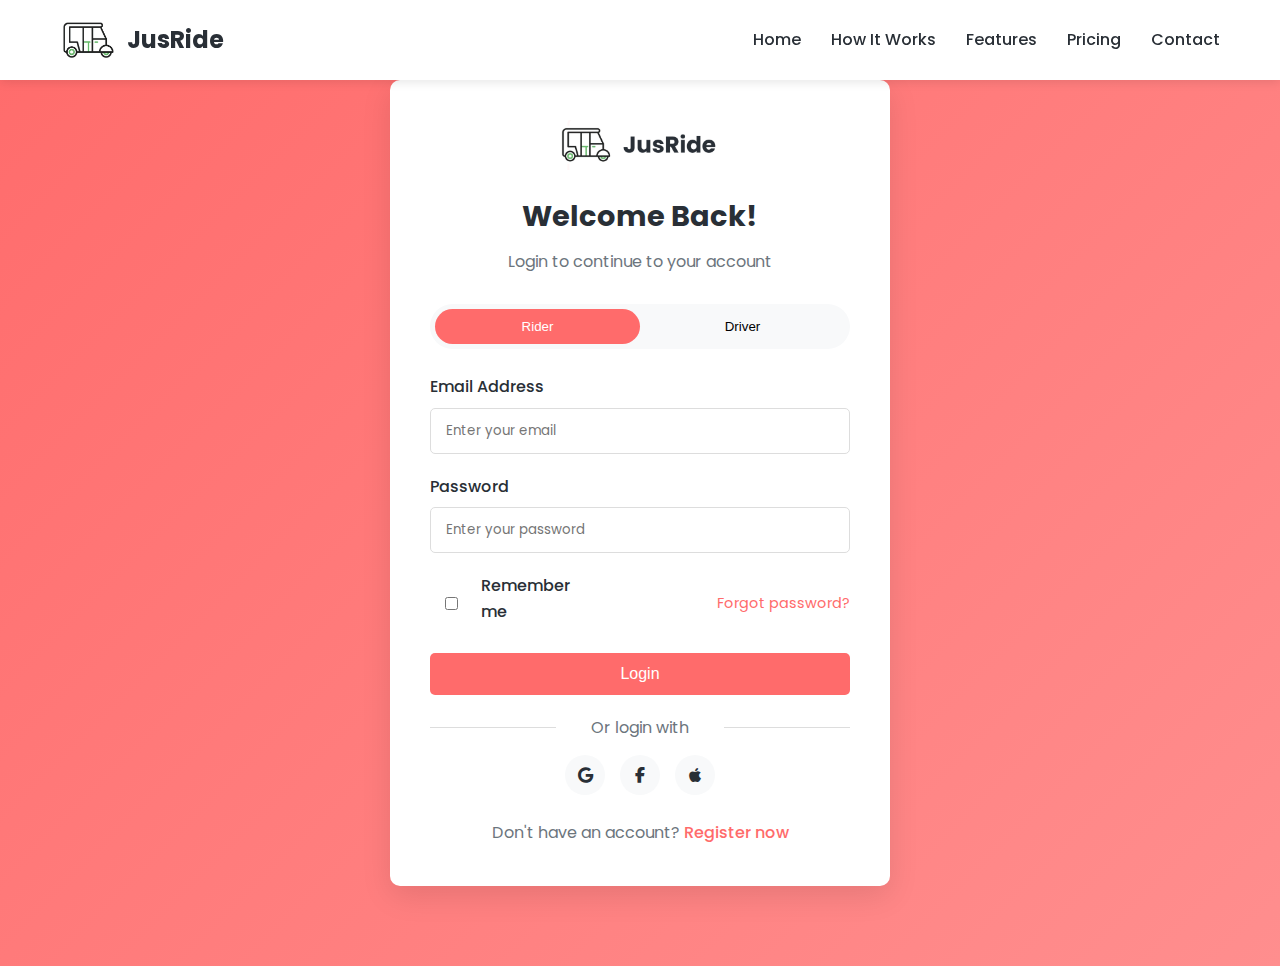
<file: login.html>
<!DOCTYPE html>
<html lang="en">
<head>
    <meta charset="UTF-8">
    <meta name="viewport" content="width=device-width, initial-scale=1.0">
    <title>Login | JusRide - Auto Rickshaw Booking</title>
    <link rel="stylesheet" href="https://cdnjs.cloudflare.com/ajax/libs/font-awesome/6.4.0/css/all.min.css">
    <link href="https://fonts.googleapis.com/css2?family=Poppins:wght@300;400;500;600;700&display=swap" rel="stylesheet">
    <link rel="stylesheet" href="style.css">
    <link rel="stylesheet" href="responsive.css">
    <style>
        /* Additional styles specific to login page */
        .login-hero {
            background: linear-gradient(135deg, var(--primary-color) 0%, #ff8e8e 100%);
            min-height: 100vh;
            display: flex;
            align-items: center;
            padding: 80px 0;
        }
        
        .login-container {
            display: flex;
            align-items: center;
            justify-content: center;
            width: 100%;
        }
        
        .login-card {
            background-color: white;
            border-radius: 10px;
            box-shadow: 0 10px 30px rgba(0, 0, 0, 0.1);
            width: 100%;
            max-width: 500px;
            padding: 40px;
            position: relative;
            overflow: hidden;
        }
        
        .login-header {
            text-align: center;
            margin-bottom: 30px;
        }
        
        .login-header img {
            height: 50px;
            margin-bottom: 15px;
        }
        
        .login-header h2 {
            font-size: 1.8rem;
            color: var(--dark-color);
            margin-bottom: 10px;
        }
        
        .login-header p {
            color: var(--gray-color);
        }
        
        .user-type-toggle {
            display: flex;
            background-color: var(--light-gray);
            border-radius: 30px;
            padding: 5px;
            margin-bottom: 25px;
        }
        
        .user-type-toggle button {
            flex: 1;
            padding: 10px;
            border: none;
            background: none;
            border-radius: 25px;
            font-weight: 500;
            cursor: pointer;
            transition: var(--transition);
        }
        
        .user-type-toggle button.active {
            background-color: var(--primary-color);
            color: white;
        }
        
        .login-form .form-group {
            margin-bottom: 20px;
        }
        
        .login-form label {
            display: block;
            margin-bottom: 8px;
            font-weight: 500;
            color: var(--dark-color);
        }
        
        .login-form input {
            width: 100%;
            padding: 12px 15px;
            border: 1px solid #ddd;
            border-radius: 5px;
            font-family: 'Poppins', sans-serif;
            transition: var(--transition);
        }
        
        .login-form input:focus {
            outline: none;
            border-color: var(--primary-color);
            box-shadow: 0 0 0 3px rgba(255, 107, 107, 0.2);
        }
        
        .remember-forgot {
            display: flex;
            justify-content: space-between;
            align-items: center;
            margin-bottom: 20px;
        }
        
        .remember-me {
            display: flex;
            align-items: center;
        }
        
        .remember-me input {
            margin-right: 8px;
        }
        
        .forgot-password a {
            color: var(--primary-color);
            font-size: 0.9rem;
        }
        
        .login-btn {
            width: 100%;
            padding: 12px;
            background-color: var(--primary-color);
            color: white;
            border: none;
            border-radius: 5px;
            font-weight: 500;
            font-size: 1rem;
            cursor: pointer;
            transition: var(--transition);
            margin-bottom: 20px;
        }
        
        .login-btn:hover {
            background-color: #e05555;
            transform: translateY(-2px);
        }
        
        .social-login {
            text-align: center;
            margin-bottom: 25px;
        }
        
        .social-login p {
            color: var(--gray-color);
            margin-bottom: 15px;
            position: relative;
        }
        
        .social-login p::before,
        .social-login p::after {
            content: '';
            position: absolute;
            top: 50%;
            width: 30%;
            height: 1px;
            background-color: #ddd;
        }
        
        .social-login p::before {
            left: 0;
        }
        
        .social-login p::after {
            right: 0;
        }
        
        .social-icons {
            display: flex;
            justify-content: center;
            gap: 15px;
        }
        
        .social-icons a {
            width: 40px;
            height: 40px;
            border-radius: 50%;
            display: flex;
            align-items: center;
            justify-content: center;
            background-color: var(--light-gray);
            color: var(--dark-color);
            transition: var(--transition);
        }
        
        .social-icons a:hover {
            background-color: var(--primary-color);
            color: white;
        }
        
        .register-link {
            text-align: center;
            color: var(--gray-color);
        }
        
        .register-link a {
            color: var(--primary-color);
            font-weight: 500;
        }
        
        .driver-features {
            display: none;
            background-color: rgba(78, 205, 196, 0.1);
            padding: 20px;
            border-radius: 8px;
            margin-top: 20px;
        }
        
        .driver-features h4 {
            color: var(--secondary-color);
            margin-bottom: 10px;
            display: flex;
            align-items: center;
        }
        
        .driver-features h4 i {
            margin-right: 8px;
        }
        
        .driver-features ul {
            list-style-type: disc;
            padding-left: 20px;
        }
        
        .driver-features li {
            margin-bottom: 8px;
            color: var(--gray-color);
        }
    </style>
</head>
<body>
    <!-- Header (same as main site but without auth buttons) -->
    <header class="header">
        <div class="container">
            <nav class="navbar">
                <a href="index.html" class="logo">
                    <img src="auto-rickshaw-icon-vector-image-260nw-2071670921.png" alt="JusRide Logo">
                    <span>JusRide</span>
                </a>
                <ul class="nav-links">
                    <li><a href="index.html">Home</a></li>
                    <li><a href="index.html#how-it-works">How It Works</a></li>
                    <li><a href="index.html#features">Features</a></li>
                    <li><a href="index.html#pricing">Pricing</a></li>
                    <li><a href="index.html#contact">Contact</a></li>
                </ul>
                <div class="mobile-menu-btn">
                    <i class="fas fa-bars"></i>
                </div>
            </nav>
        </div>
    </header>

    <!-- Login Hero Section -->
    <section class="login-hero">
        <div class="container login-container">
            <div class="login-card">
                <div class="login-header">
                    <img src="Screenshot (17).png" alt="JusRide">
                    <h2>Welcome Back!</h2>
                    <p>Login to continue to your account</p>
                </div>
                
                <div class="user-type-toggle">
                    <button class="active" id="rider-btn">Rider</button>
                    <button id="driver-btn">Driver</button>
                </div>
                
                <form class="login-form" id="loginForm">
                    <div class="form-group">
                        <label for="email">Email Address</label>
                        <input type="email" id="email" placeholder="Enter your email" required>
                    </div>
                    
                    <div class="form-group">
                        <label for="password">Password</label>
                        <input type="password" id="password" placeholder="Enter your password" required>
                    </div>
                    
                    <div class="remember-forgot">
                        <div class="remember-me">
                            <input type="checkbox" id="remember">
                            <label for="remember">Remember me</label>
                        </div>
                        <div class="forgot-password">
                            <a href="forgot-password.html">Forgot password?</a>
                        </div>
                    </div>
                    
                    <button type="submit" class="login-btn">Login</button>
                    
                    <div class="social-login">
                        <p>Or login with</p>
                        <div class="social-icons">
                            <a href="#"><i class="fab fa-google"></i></a>
                            <a href="#"><i class="fab fa-facebook-f"></i></a>
                            <a href="#"><i class="fab fa-apple"></i></a>
                        </div>
                    </div>
                    
                    <div class="register-link">
                        Don't have an account? <a href="register.html">Register now</a>
                    </div>
                </form>
                
                <div class="driver-features" id="driver-features">
                    <h4><i class="fas fa-star"></i> Driver Benefits</h4>
                    <ul>
                        <li>Higher earnings with lower commissions</li>
                        <li>Flexible working hours</li>
                        <li>Weekly payments</li>
                        <li>24/7 support</li>
                    </ul>
                </div>
            </div>
        </div>
    </section>

    <script src="main.js"></script>
    <script>
        // Login Page Specific JavaScript
        document.addEventListener('DOMContentLoaded', function() {
            const riderBtn = document.getElementById('rider-btn');
            const driverBtn = document.getElementById('driver-btn');
            const driverFeatures = document.getElementById('driver-features');
            const loginForm = document.getElementById('loginForm');
            
            // Toggle between rider and driver login
            riderBtn.addEventListener('click', function() {
                riderBtn.classList.add('active');
                driverBtn.classList.remove('active');
                driverFeatures.style.display = 'none';
                loginForm.action = '/api/rider/login'; // Example API endpoint
            });
            
            driverBtn.addEventListener('click', function() {
                driverBtn.classList.add('active');
                riderBtn.classList.remove('active');
                driverFeatures.style.display = 'block';
                loginForm.action = '/api/driver/login'; // Example API endpoint
            });
            
            // Form submission
            loginForm.addEventListener('submit', function(e) {
                e.preventDefault();
                
                const email = document.getElementById('email').value;
                const password = document.getElementById('password').value;
                const rememberMe = document.getElementById('remember').checked;
                const isDriver = driverBtn.classList.contains('active');
                
                // Here you would typically send this data to your backend
                console.log('Login attempt:', {
                    email,
                    password,
                    rememberMe,
                    userType: isDriver ? 'driver' : 'rider'
                });
                
                // Simulate successful login
                setTimeout(() => {
                    alert(isDriver ? 'Driver login successful! Redirecting to driver dashboard...' : 
                                   'Rider login successful! Redirecting to booking page...');
                    // In a real app, you would redirect to the appropriate dashboard
                    window.location.href = isDriver ? 'driver-dashboard.html' : 'index.html';
                }, 1000);
            });
            
            // Initialize as rider login by default
            loginForm.action = '/api/rider/login';
        });
        
    </script>
</body>
</html>
</file>
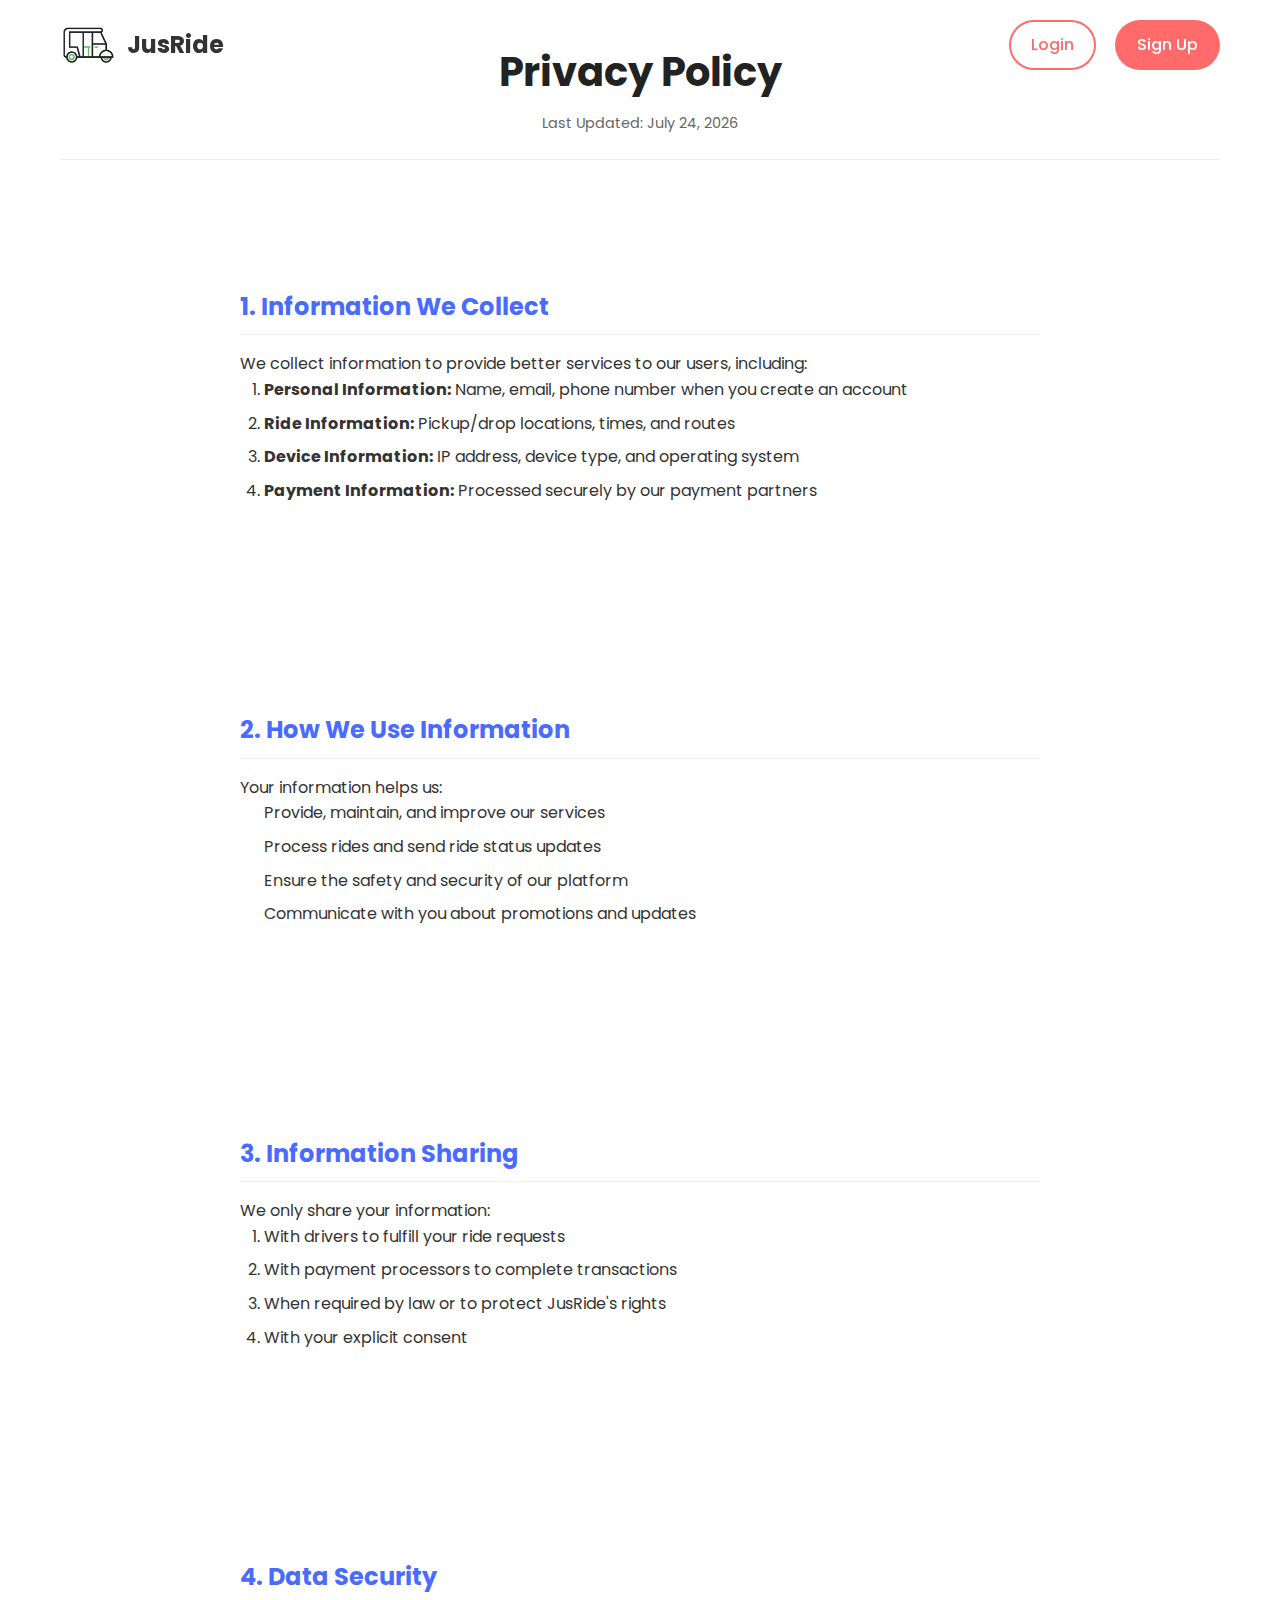
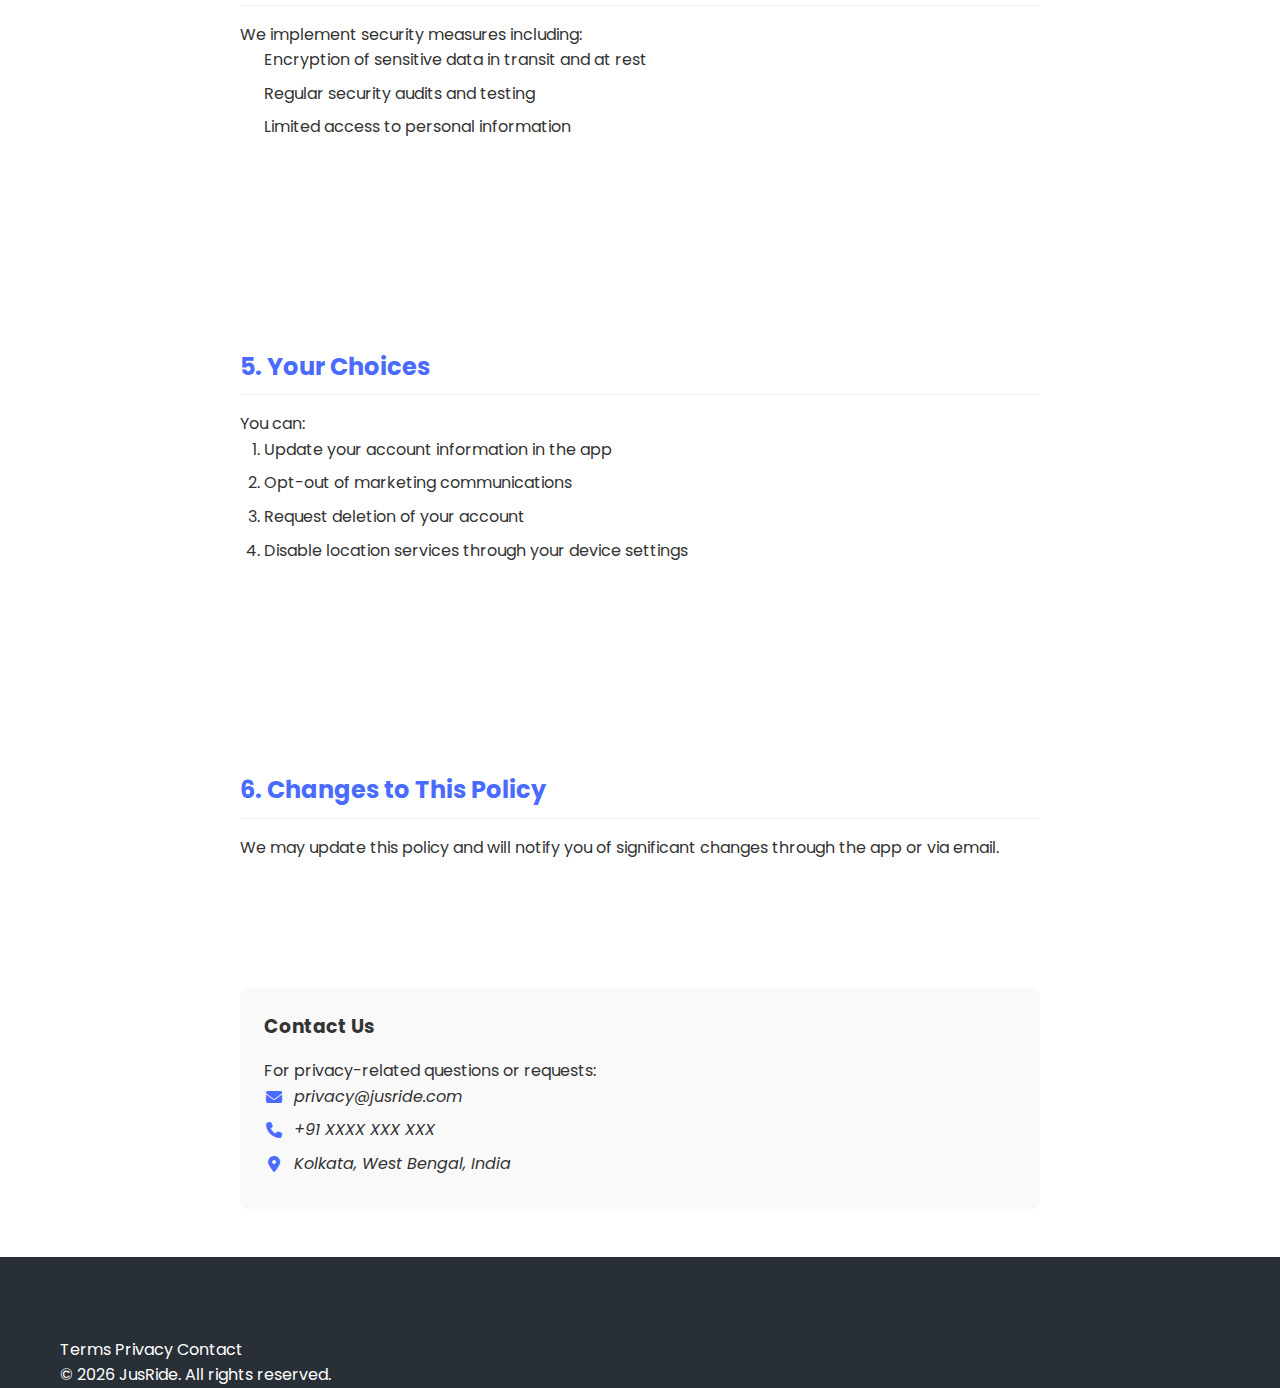
<file: assets/privacy.html>
<!DOCTYPE html>
<html lang="en">
<head>
    <meta charset="UTF-8">
    <meta name="viewport" content="width=device-width, initial-scale=1.0">
    <title>Privacy Policy | JusRide</title>
    <link rel="stylesheet" href="https://cdnjs.cloudflare.com/ajax/libs/font-awesome/6.4.0/css/all.min.css">
    <link href="https://fonts.googleapis.com/css2?family=Poppins:wght@300;400;500;600;700&display=swap" rel="stylesheet">
    <link rel="stylesheet" href="/css/style.css">
    <link rel="stylesheet" href="/css/legal.css">
    <style>
        /* Transparent Curtain Header Styles */
        .header-curtain {
            position: fixed;
            top: 0px;
            left: 0;
            right: 0;
            height: 80px;
            background: rgb(255, 255, 255, 0);
            backdrop-filter: blur(0px);
            -webkit-backdrop-filter: blur(0px);
            z-index: 1000;
            transition: all 0.3s ease;
            overflow: hidden;
            /* border-bottom: 1px solid rgba(0,0,0,0.1); */
        }
        
        /* Header reveal trigger area */
        .header-reveal-area {
            position: fixed;
            top: 0;
            left: 0;
            right: 0;
            height: 20px;
            z-index: 999;
        }
        
        .header-reveal-area:hover + .header-curtain,
        .header-curtain:hover {
            top: 0;
            background: rgba(255, 255, 255, 0);
            backdrop-filter: blur(0px);
            -webkit-backdrop-filter: blur(0px);
            /* border-bottom: 1px solid rgba(0, 0, 0, 0.1); */
            /* box-shadow: 0 2px 20px rgba(0, 0, 0, 0.1) */
        }
        
        .legal-container {
            padding-top: 40px;
        }
        
        /* Make logo slightly darker for better visibility */
        .header-curtain .logo span {
            color: #333;
        }
        
        @media (max-width: 768px) {
            .header-curtain {
                top: -60px;
                height: 60px;
                background: rgba(255,255,255,0.95);
            }
            
            .header-reveal-area {
                height: 15px;
            }
            
            .legal-container {
                padding-top: 30px;
            }
            
            .header-reveal-area:hover + .header-curtain,
            .header-curtain:hover {
                background: rgba(255,255,255,0.98);
            }
        }
    </style>
</head>
<body>
    <!-- Header Reveal Trigger Area -->
    <div class="header-reveal-area"></div>
    
    <!-- Transparent Curtain Header -->
    <header class="header-curtain">
        <div class="container">
            <nav class="navbar">
                <a href="/index.html" class="logo">
                    <img src="/images/auto-rickshaw-icon-vector-image-260nw-2071670921.png" alt="JusRide Logo">
                    <span>JusRide</span>
                </a>
                <div class="auth-buttons">
                    <a href="/auth/login.html" class="btn btn-outline">Login</a>
                    <a href="/auth/register.html" class="btn btn-primary">Sign Up</a>
                </div>
            </nav>
        </div>
    </header>

    <!-- Privacy Policy Content -->
    <main class="legal-container">
        <div class="container">
            <div class="legal-header">
                <h1>Privacy Policy</h1>
                <p class="last-updated">Last Updated: <span id="current-date"></span></p>
            </div>
            
            <div class="legal-content">
                <section class="legal-section">
                    <h2>1. Information We Collect</h2>
                    <p>We collect information to provide better services to our users, including:</p>
                    <ol class="legal-list">
                        <li><strong>Personal Information:</strong> Name, email, phone number when you create an account</li>
                        <li><strong>Ride Information:</strong> Pickup/drop locations, times, and routes</li>
                        <li><strong>Device Information:</strong> IP address, device type, and operating system</li>
                        <li><strong>Payment Information:</strong> Processed securely by our payment partners</li>
                    </ol>
                </section>
                
                <section class="legal-section">
                    <h2>2. How We Use Information</h2>
                    <p>Your information helps us:</p>
                    <ul class="legal-list">
                        <li>Provide, maintain, and improve our services</li>
                        <li>Process rides and send ride status updates</li>
                        <li>Ensure the safety and security of our platform</li>
                        <li>Communicate with you about promotions and updates</li>
                    </ul>
                </section>
                
                <section class="legal-section">
                    <h2>3. Information Sharing</h2>
                    <p>We only share your information:</p>
                    <ol class="legal-list">
                        <li>With drivers to fulfill your ride requests</li>
                        <li>With payment processors to complete transactions</li>
                        <li>When required by law or to protect JusRide's rights</li>
                        <li>With your explicit consent</li>
                    </ol>
                </section>
                
                <section class="legal-section">
                    <h2>4. Data Security</h2>
                    <p>We implement security measures including:</p>
                    <ul class="legal-list">
                        <li>Encryption of sensitive data in transit and at rest</li>
                        <li>Regular security audits and testing</li>
                        <li>Limited access to personal information</li>
                    </ul>
                </section>
                
                <section class="legal-section">
                    <h2>5. Your Choices</h2>
                    <p>You can:</p>
                    <ol class="legal-list">
                        <li>Update your account information in the app</li>
                        <li>Opt-out of marketing communications</li>
                        <li>Request deletion of your account</li>
                        <li>Disable location services through your device settings</li>
                    </ol>
                </section>
                
                <section class="legal-section">
                    <h2>6. Changes to This Policy</h2>
                    <p>We may update this policy and will notify you of significant changes through the app or via email.</p>
                </section>
                
                <div class="legal-contact">
                    <h3>Contact Us</h3>
                    <p>For privacy-related questions or requests:</p>
                    <address>
                        <p><i class="fas fa-envelope"></i> privacy@jusride.com</p>
                        <p><i class="fas fa-phone"></i> +91 XXXX XXX XXX</p>
                        <p><i class="fas fa-map-marker-alt"></i> Kolkata, West Bengal, India</p>
                    </address>
                </div>
            </div>
        </div>
    </main>

    <!-- Footer -->
    <footer class="footer">
        <div class="container">
            <div class="footer-links">
                <a href="/assets/terms.html">Terms</a>
                <a href="/assets/privacy.html">Privacy</a>
                <a href="/index.html#contact">Contact</a>
            </div>
            <p>&copy; <span id="current-year"></span> JusRide. All rights reserved.</p>
        </div>
    </footer>

    <script>
        // Set current date and year
        document.getElementById('current-date').textContent = new Date().toLocaleDateString('en-US', { 
            year: 'numeric', 
            month: 'long', 
            day: 'numeric' 
        });
        document.getElementById('current-year').textContent = new Date().getFullYear();
        
        // Auto-show header when scrolling to top
        window.addEventListener('scroll', function() {
            const header = document.querySelector('.header-curtain');
            if (window.pageYOffset < 50) {
                header.style.top = '0';
                header.style.background = 'rgba(255,255,255,0)';
            } else {
                header.style.top = '-80px';
                header.style.background = 'rgba(255,255,255,0)';
            }
        });
    </script>
</body>
</html>
</file>
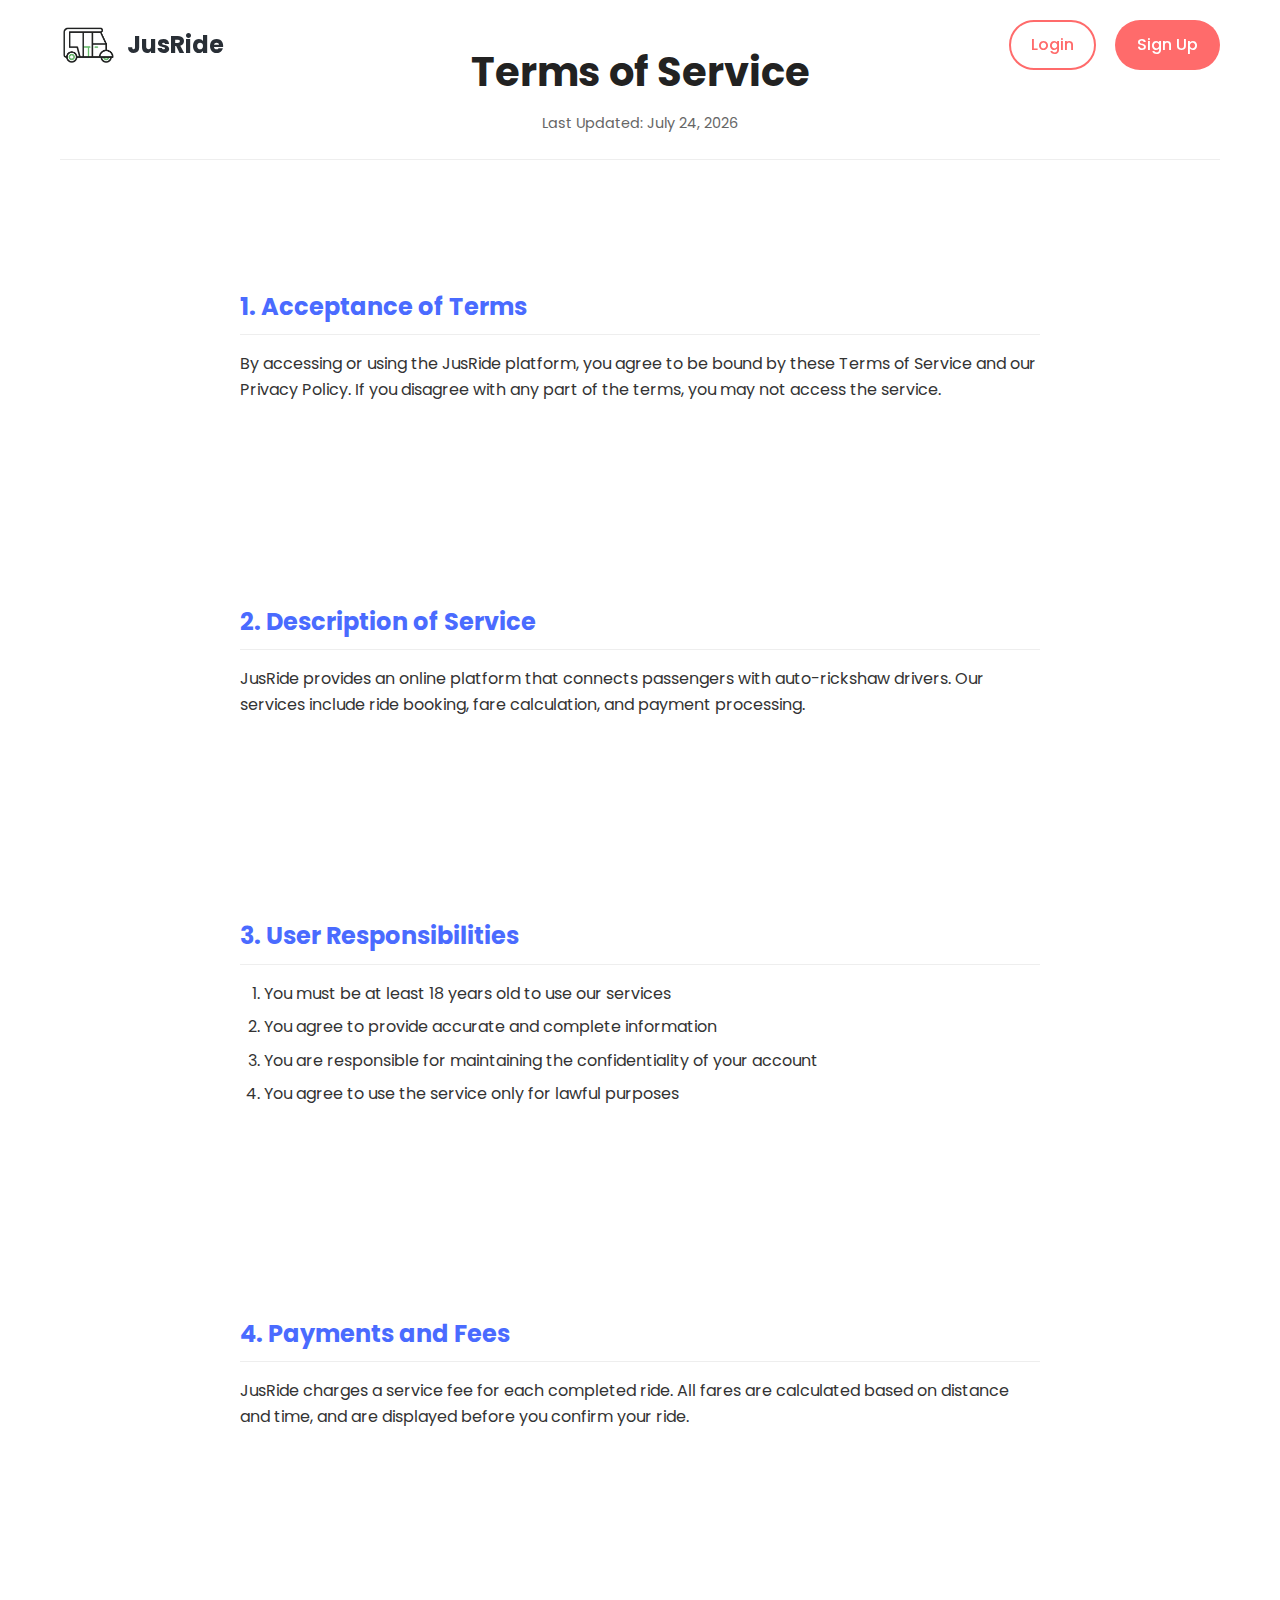
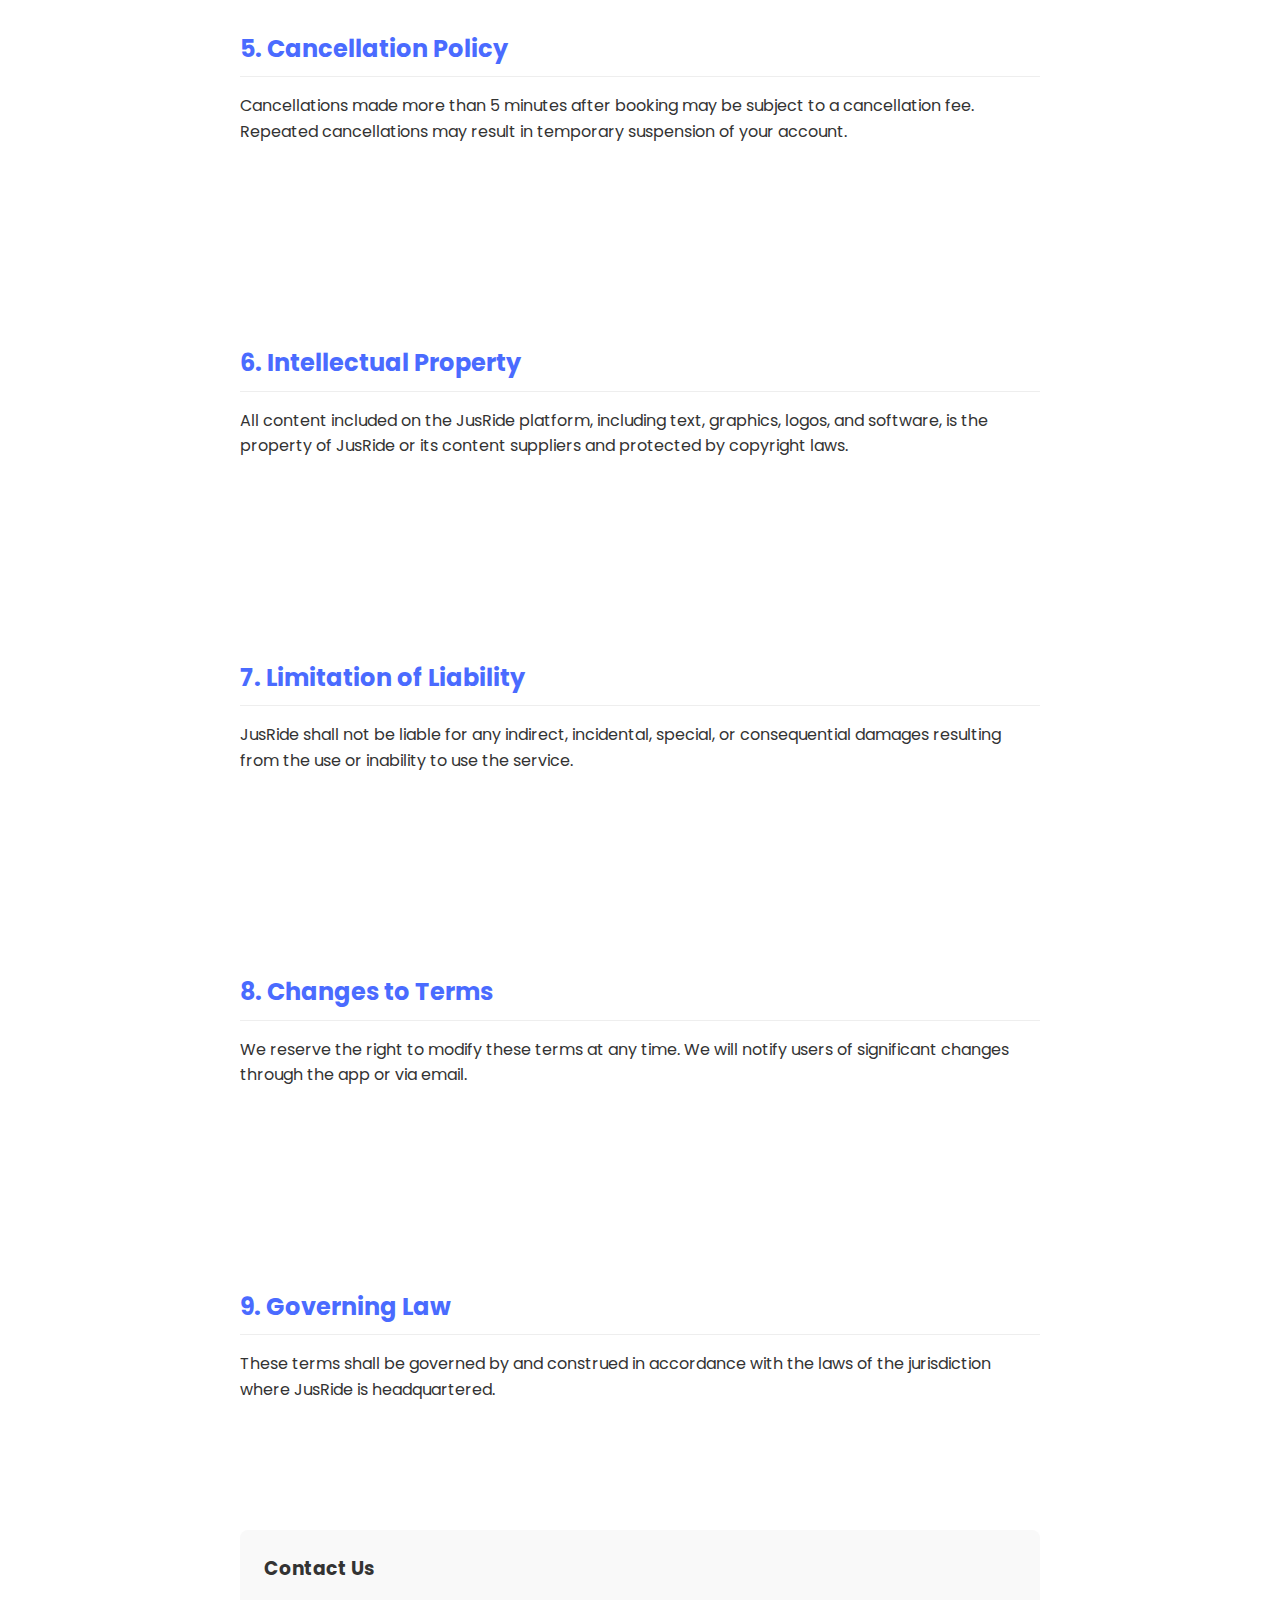
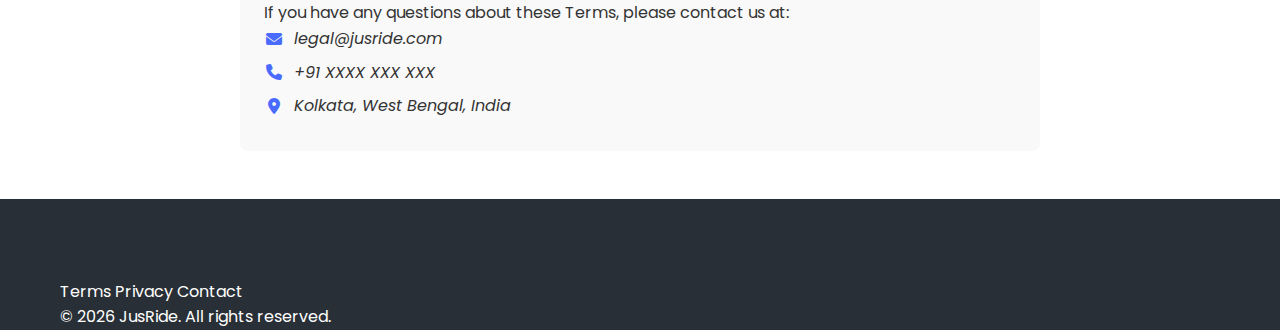
<file: assets/terms.html>
<!DOCTYPE html>
<html lang="en">
<head>
    <meta charset="UTF-8">
    <meta name="viewport" content="width=device-width, initial-scale=1.0">
    <title>Terms of Service | JusRide</title>
    <link rel="stylesheet" href="https://cdnjs.cloudflare.com/ajax/libs/font-awesome/6.4.0/css/all.min.css">
    <link href="https://fonts.googleapis.com/css2?family=Poppins:wght@300;400;500;600;700&display=swap" rel="stylesheet">
    <link rel="stylesheet" href="/css/style.css">
    <link rel="stylesheet" href="/css/legal.css">
    <style>
        /* Curtain Header Styles */
        .header-curtain {
            position: fixed;
            top: 0px;
            left: 0;
            right: 0;
            height: 80px;
            background: rgb(255, 255, 255, 0);
            backdrop-filter: blur(0px);
            -webkit-backdrop-filter: blur(0px);
            z-index: 1000;
            transition: all 0.3s ease;
            overflow: hidden;
            /* border-bottom: 1px solid rgba(0,0,0,0.1); */
        }
        
        /* Header reveal trigger area */
        .header-reveal-area {
            position: fixed;
            top: 0;
            left: 0;
            right: 0;
            height: 20px;
            z-index: 999;
        }
        
        .header-reveal-area:hover + .header-curtain,
        .header-curtain:hover {
             top: 0;
            background: rgba(255, 255, 255, 0);
            backdrop-filter: blur(0px);
            -webkit-backdrop-filter: blur(0px);
            /* border-bottom: 1px solid rgba(0, 0, 0, 0.1); */
            /* box-shadow: 0 2px 20px rgba(0, 0, 0, 0.1) */
        }
        
        .legal-container {
            padding-top: 40px; /* Reduced space since header is hidden by default */
        }
        
        /* Make sure content isn't hidden behind header */
        @media (max-width: 768px) {
            .header-curtain {
                top: -60px;
                height: 60px;
            }
            
            .header-reveal-area {
                height: 15px;
            }
            
            .legal-container {
                padding-top: 30px;
            }
        }
    </style>
</head>
<body>
  <!-- Curtain Header -->
     <!-- Header Reveal Trigger Area -->
    <div class="header-reveal-area"></div>
    
    <!-- Curtain Header -->
    <header class="header-curtain">
        <div class="container">
            <nav class="navbar">
                <a href="/index.html" class="logo">
                    <img src="/images/auto-rickshaw-icon-vector-image-260nw-2071670921.png" alt="JusRide Logo">
                    <span>JusRide</span>
                </a>
                <div class="auth-buttons">
                    <a href="/auth/login.html" class="btn btn-outline">Login</a>
                    <a href="/auth/register.html" class="btn btn-primary">Sign Up</a>
                </div>
            </nav>
        </div>
    </header>

    <!-- Terms Content -->
    <main class="legal-container">
        <div class="container">
            <div class="legal-header">
                <h1>Terms of Service</h1>
                <p class="last-updated">Last Updated: <span id="current-date"></span></p>
            </div>
            
            <div class="legal-content">
                <section class="legal-section">
                    <h2>1. Acceptance of Terms</h2>
                    <p>By accessing or using the JusRide platform, you agree to be bound by these Terms of Service and our Privacy Policy. If you disagree with any part of the terms, you may not access the service.</p>
                </section>
                
                <section class="legal-section">
                    <h2>2. Description of Service</h2>
                    <p>JusRide provides an online platform that connects passengers with auto-rickshaw drivers. Our services include ride booking, fare calculation, and payment processing.</p>
                </section>
                
                <section class="legal-section">
                    <h2>3. User Responsibilities</h2>
                    <ol class="legal-list">
                        <li>You must be at least 18 years old to use our services</li>
                        <li>You agree to provide accurate and complete information</li>
                        <li>You are responsible for maintaining the confidentiality of your account</li>
                        <li>You agree to use the service only for lawful purposes</li>
                    </ol>
                </section>
                
                <section class="legal-section">
                    <h2>4. Payments and Fees</h2>
                    <p>JusRide charges a service fee for each completed ride. All fares are calculated based on distance and time, and are displayed before you confirm your ride.</p>
                </section>
                
                <section class="legal-section">
                    <h2>5. Cancellation Policy</h2>
                    <p>Cancellations made more than 5 minutes after booking may be subject to a cancellation fee. Repeated cancellations may result in temporary suspension of your account.</p>
                </section>
                
                <section class="legal-section">
                    <h2>6. Intellectual Property</h2>
                    <p>All content included on the JusRide platform, including text, graphics, logos, and software, is the property of JusRide or its content suppliers and protected by copyright laws.</p>
                </section>
                
                <section class="legal-section">
                    <h2>7. Limitation of Liability</h2>
                    <p>JusRide shall not be liable for any indirect, incidental, special, or consequential damages resulting from the use or inability to use the service.</p>
                </section>
                
                <section class="legal-section">
                    <h2>8. Changes to Terms</h2>
                    <p>We reserve the right to modify these terms at any time. We will notify users of significant changes through the app or via email.</p>
                </section>
                
                <section class="legal-section">
                    <h2>9. Governing Law</h2>
                    <p>These terms shall be governed by and construed in accordance with the laws of the jurisdiction where JusRide is headquartered.</p>
                </section>
                
                <div class="legal-contact">
                    <h3>Contact Us</h3>
                    <p>If you have any questions about these Terms, please contact us at:</p>
                    <address>
                        <p><i class="fas fa-envelope"></i> legal@jusride.com</p>
                        <p><i class="fas fa-phone"></i> +91 XXXX XXX XXX</p>
                        <p><i class="fas fa-map-marker-alt"></i> Kolkata, West Bengal, India</p>
                    </address>
                </div>
            </div>
        </div>
    </main>

    <!-- Footer -->
    <footer class="footer">
        <div class="container">
            <div class="footer-links">
                <a href="/assets/terms.html">Terms</a>
                <a href="/assets/privacy.html">Privacy</a>
                <a href="/index.html#contact">Contact</a>
            </div>
            <p>&copy; <span id="current-year"></span> JusRide. All rights reserved.</p>
        </div>
    </footer>

    <script>
        // Set current date and year
        document.getElementById('current-date').textContent = new Date().toLocaleDateString('en-US', { 
            year: 'numeric', 
            month: 'long', 
            day: 'numeric' 
        });
        document.getElementById('current-year').textContent = new Date().getFullYear();
        // Optional: Auto-show header when scrolling to top
        window.addEventListener('scroll', function() {
            const header = document.querySelector('.header-curtain');
            if (window.pageYOffset < 50) {
                header.style.top = '0';
            } else {
                header.style.top = '-80px';
            }
        });
    </script>
</body>
</html>
</file>
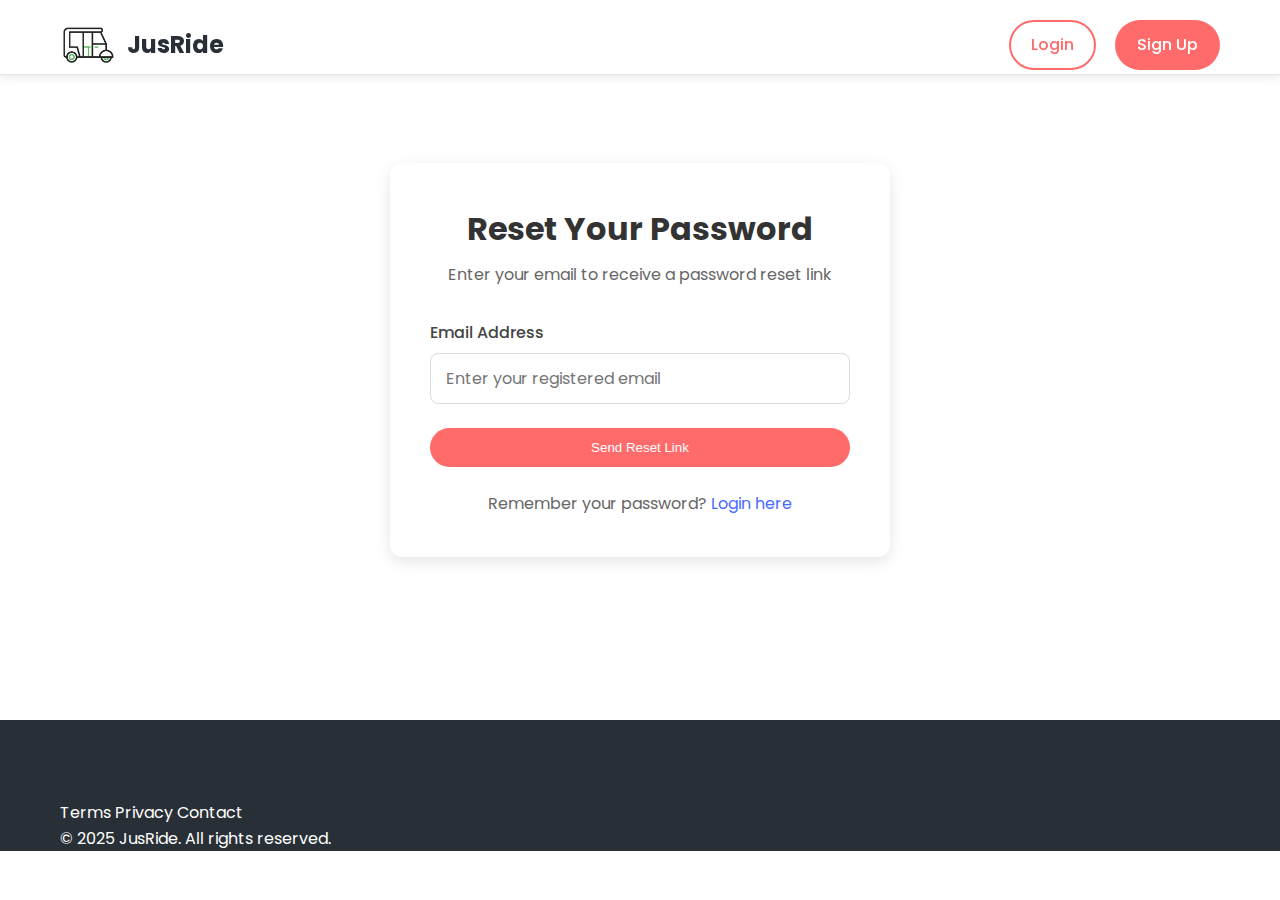
<file: auth/forgot-password.html>
<!DOCTYPE html>
<html lang="en">
<head>
    <meta charset="UTF-8">
    <meta name="viewport" content="width=device-width, initial-scale=1.0">
    <title>Forgot Password | JusRide</title>
    <link rel="stylesheet" href="https://cdnjs.cloudflare.com/ajax/libs/font-awesome/6.4.0/css/all.min.css">
    <link href="https://fonts.googleapis.com/css2?family=Poppins:wght@300;400;500;600;700&display=swap" rel="stylesheet">
    <link rel="stylesheet" href="/css/style.css">
    <link rel="stylesheet" href="/css/auth.css">
    <style>
        .header{
            position: fixed;
            top: 0px;
            left: 0;
            right: 0;
            height: 75px;
            background: rgb(255, 255, 255, 0);
            backdrop-filter: blur(0px);
            -webkit-backdrop-filter: blur(0px);
            z-index: 1000;
            transition: all 0.3s ease;
            overflow: hidden;
            border-bottom: 1px solid rgba(0,0,0,0.1);
        }
    </style>
</head>
<body>
    <!-- Header matching main site -->
    <header class="header">
        <div class="container">
            <nav class="navbar">
                <a href="/index.html" class="logo">
                    <img src="/images/auto-rickshaw-icon-vector-image-260nw-2071670921.png" alt="JusRide Logo">
                    <span>JusRide</span>
                </a>
                <div class="auth-buttons">
                    <a href="/auth/login.html" class="btn btn-outline">Login</a>
                    <a href="/auth/register.html" class="btn btn-primary">Sign Up</a>
                </div>
            </nav>
        </div>
    </header>

    <!-- Main Password Recovery Section -->
    <main class="auth-container">
        <div class="container">
            <div class="auth-card">
                <div class="auth-header">
                    <h1>Reset Your Password</h1>
                    <p>Enter your email to receive a password reset link</p>
                </div>

                <form class="auth-form" id="forgotPasswordForm">
                    <div class="form-group">
                        <label for="email">Email Address</label>
                        <input type="email" id="email" placeholder="Enter your registered email" required>
                    </div>
                    
                    <button type="submit" class="btn btn-primary btn-block">Send Reset Link</button>
                    
                    <div class="auth-footer">
                        Remember your password? <a href="/auth/login.html">Login here</a>
                    </div>
                </form>
            </div>
        </div>
    </main>

    <!-- Footer matching main site -->
    <footer class="footer">
        <div class="container">
            <div class="footer-links">
                <a href="/assets/terms.html">Terms</a>
                <a href="/assets/privacy.html">Privacy</a>
                <a href="#contact">Contact</a>
            </div>
            <p>&copy; 2025 JusRide. All rights reserved.</p>
        </div>
    </footer>

    <script src="/js/auth.js"></script>
    <script>
        // Form submission handler
        document.getElementById('forgotPasswordForm').addEventListener('submit', function(e) {
            e.preventDefault();
            
            const email = document.getElementById('email').value.trim();
            const submitBtn = this.querySelector('button[type="submit"]');
            const originalBtnText = submitBtn.innerHTML;
            
            // Show loading state
            submitBtn.innerHTML = '<i class="fas fa-spinner fa-spin"></i> Sending...';
            submitBtn.disabled = true;
            
            // Simulate API call
            setTimeout(() => {
                // Show success message
                showToast(`Password reset link sent to ${email}`, 'success');
                submitBtn.innerHTML = originalBtnText;
                submitBtn.disabled = false;
                
                // Redirect after delay
                setTimeout(() => {
                    window.location.href = '/auth/login.html';
                }, 3000);
            }, 1500);
        });

        // Toast notification function
        function showToast(message, type = 'success') {
            const toast = document.createElement('div');
            toast.className = `toast toast-${type}`;
            toast.innerHTML = `
                <div class="toast-icon">
                    <i class="fas ${type === 'success' ? 'fa-check-circle' : 'fa-exclamation-circle'}"></i>
                </div>
                <div class="toast-content">${message}</div>
            `;
            document.body.appendChild(toast);
            
            setTimeout(() => {
                toast.classList.add('show');
                setTimeout(() => {
                    toast.classList.remove('show');
                    setTimeout(() => toast.remove(), 300);
                }, 3000);
            }, 100);
        }
    </script>
</body>
</html>
</file>
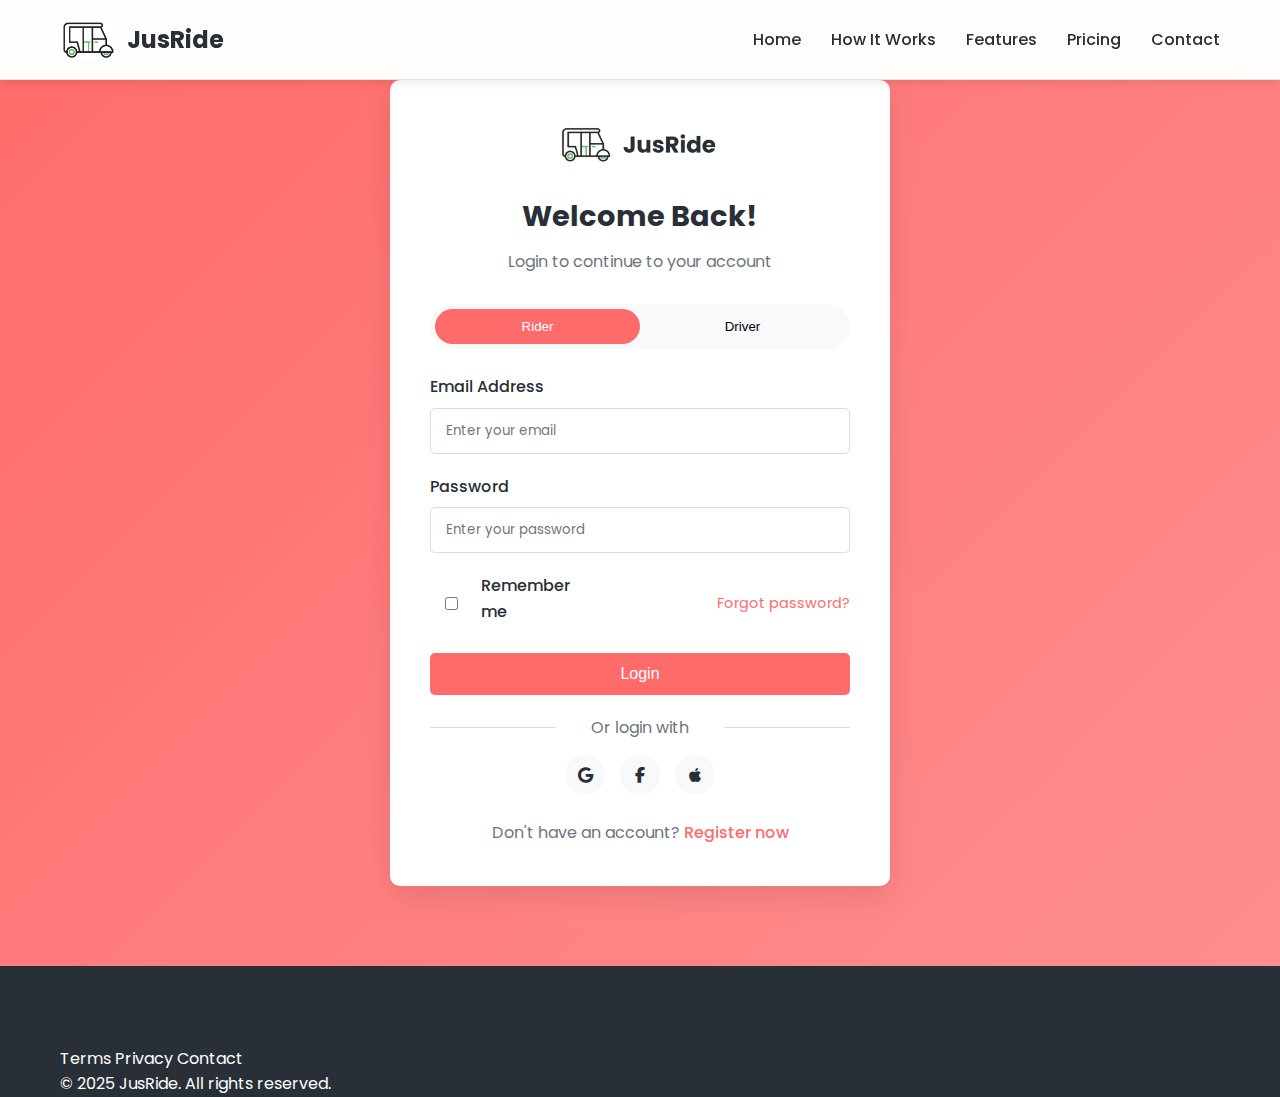
<file: auth/login.html>
<!DOCTYPE html>
<html lang="en">
<head>
    <meta charset="UTF-8">
    <meta name="viewport" content="width=device-width, initial-scale=1.0">
    <title>Login | JusRide - Auto Rickshaw Booking</title>
    <link rel="stylesheet" href="https://cdnjs.cloudflare.com/ajax/libs/font-awesome/6.4.0/css/all.min.css">
    <link href="https://fonts.googleapis.com/css2?family=Poppins:wght@300;400;500;600;700&display=swap" rel="stylesheet">
    <link rel="stylesheet" href="/css/style.css">
    <link rel="stylesheet" href="/css/responsive.css">
    <link rel="stylesheet" href="/css/loginStyle.css">
    <style>
        /* Additional styles specific to login page */
        .login-hero {
            background: linear-gradient(135deg, var(--primary-color) 0%, #ff8e8e 100%);
            min-height: 100vh;
            display: flex;
            align-items: center;
            padding: 80px 0;
        }
        
        .login-container {
            display: flex;
            align-items: center;
            justify-content: center;
            width: 100%;
        }
        
        .login-card {
            background-color: white;
            border-radius: 10px;
            box-shadow: 0 10px 30px rgba(0, 0, 0, 0.1);
            width: 100%;
            max-width: 500px;
            padding: 40px;
            position: relative;
            overflow: hidden;
        }
        
        .login-header {
            text-align: center;
            margin-bottom: 30px;
        }
        
        .login-header img {
            height: 50px;
            margin-bottom: 15px;
        }
        
        .login-header h2 {
            font-size: 1.8rem;
            color: var(--dark-color);
            margin-bottom: 10px;
        }
        
        .login-header p {
            color: var(--gray-color);
        }
        
        .user-type-toggle {
            display: flex;
            background-color: var(--light-gray);
            border-radius: 30px;
            padding: 5px;
            margin-bottom: 25px;
        }
        
        .user-type-toggle button {
            flex: 1;
            padding: 10px;
            border: none;
            background: none;
            border-radius: 25px;
            font-weight: 500;
            cursor: pointer;
            transition: var(--transition);
        }
        
        .user-type-toggle button.active {
            background-color: var(--primary-color);
            color: white;
        }
        
        .login-form .form-group {
            margin-bottom: 20px;
        }
        
        .login-form label {
            display: block;
            margin-bottom: 8px;
            font-weight: 500;
            color: var(--dark-color);
        }
        
        .login-form input {
            width: 100%;
            padding: 12px 15px;
            border: 1px solid #ddd;
            border-radius: 5px;
            font-family: 'Poppins', sans-serif;
            transition: var(--transition);
        }
        
        .login-form input:focus {
            outline: none;
            border-color: var(--primary-color);
            box-shadow: 0 0 0 3px rgba(255, 107, 107, 0.2);
        }
        
        .remember-forgot {
            display: flex;
            justify-content: space-between;
            align-items: center;
            margin-bottom: 20px;
        }
        
        .remember-me {
            display: flex;
            align-items: center;
        }
        
        .remember-me input {
            margin-right: 8px;
        }
        
        .forgot-password a {
            color: var(--primary-color);
            font-size: 0.9rem;
        }
        
        .login-btn {
            width: 100%;
            padding: 12px;
            background-color: var(--primary-color);
            color: white;
            border: none;
            border-radius: 5px;
            font-weight: 500;
            font-size: 1rem;
            cursor: pointer;
            transition: var(--transition);
            margin-bottom: 20px;
        }
        
        .login-btn:hover {
            background-color: #e05555;
            transform: translateY(-2px);
        }
        
        .social-login {
            text-align: center;
            margin-bottom: 25px;
        }
        
        .social-login p {
            color: var(--gray-color);
            margin-bottom: 15px;
            position: relative;
        }
        
        .social-login p::before,
        .social-login p::after {
            content: '';
            position: absolute;
            top: 50%;
            width: 30%;
            height: 1px;
            background-color: #ddd;
        }
        
        .social-login p::before {
            left: 0;
        }
        
        .social-login p::after {
            right: 0;
        }
        
        .social-icons {
            display: flex;
            justify-content: center;
            gap: 15px;
        }
        
        .social-icons a {
            width: 40px;
            height: 40px;
            border-radius: 50%;
            display: flex;
            align-items: center;
            justify-content: center;
            background-color: var(--light-gray);
            color: var(--dark-color);
            transition: var(--transition);
        }
        
        .social-icons a:hover {
            background-color: var(--primary-color);
            color: white;
        }
        
        .register-link {
            text-align: center;
            color: var(--gray-color);
        }
        
        .register-link a {
            color: var(--primary-color);
            font-weight: 500;
        }
        
        .driver-features {
            display: none;
            background-color: rgba(78, 205, 196, 0.1);
            padding: 20px;
            border-radius: 8px;
            margin-top: 20px;
        }
        
        .driver-features h4 {
            color: var(--secondary-color);
            margin-bottom: 10px;
            display: flex;
            align-items: center;
        }
        
        .driver-features h4 i {
            margin-right: 8px;
        }
        
        .driver-features ul {
            list-style-type: disc;
            padding-left: 20px;
        }
        
        .driver-features li {
            margin-bottom: 8px;
            color: var(--gray-color);
        }

         /* Transparent Curtain Header Styles */
        #header-curtain {
            position: fixed;
            top: 0px;
            left: 0;
            right: 0;
            height: 80px;
            background: rgb(255, 255, 255, 0.98);
            backdrop-filter: blur(0px);
            -webkit-backdrop-filter: blur(0px);
            z-index: 1000;
            transition: all 0.3s ease;
            overflow: hidden;
            border-bottom: 1px solid rgba(0,0,0,0.1);
        }
    </style>
</head>
<body>
    <!-- Header (same as main site but without auth buttons) -->
    <header class="header" id="header-curtain">
        <div class="container">
            <nav class="navbar">
                <a href="../index.html" class="logo">
                    <img src="/images/auto-rickshaw-icon-vector-image-260nw-2071670921.png" alt="JusRide Logo">
                    <span>JusRide</span>
                </a>
                <ul class="nav-links">
                    <li><a href="../index.html">Home</a></li>
                    <li><a href="index.html#how-it-works">How It Works</a></li>
                    <li><a href="index.html#features">Features</a></li>
                    <li><a href="index.html#pricing">Pricing</a></li>
                    <li><a href="index.html#contact">Contact</a></li>
                </ul>
                <div class="mobile-menu-btn">
                    <i class="fas fa-bars"></i>
                </div>
            </nav>
        </div>
    </header>

    <!-- Login Hero Section -->
    <section class="login-hero">
        <div class="container login-container">
            <div class="login-card">
                <div class="login-header">
                    <img src="/images/Screenshot (17).png" alt="JusRide">
                    <h2>Welcome Back!</h2>
                    <p>Login to continue to your account</p>
                </div>
                
                <div class="user-type-toggle">
                    <button class="active" id="rider-btn">Rider</button>
                    <button id="driver-btn">Driver</button>
                </div>
                
                <form class="login-form" id="loginForm">
                    <div class="form-group">
                        <label for="email">Email Address</label>
                        <input type="email" id="email" placeholder="Enter your email" required>
                    </div>
                    
                    <div class="form-group">
                        <label for="password">Password</label>
                        <input type="password" id="password" placeholder="Enter your password" required>
                    </div>
                    
                    <div class="remember-forgot">
                        <div class="remember-me">
                            <input type="checkbox" id="remember">
                            <label for="remember">Remember me</label>
                        </div>
                        <div class="forgot-password">
                            <a href="forgot-password.html">Forgot password?</a>
                        </div>
                    </div>
                    
                    <button type="submit" class="login-btn">Login</button>
                    
                    <div class="social-login">
                        <p>Or login with</p>
                        <div class="social-icons">
                            <a href="#"><i class="fab fa-google"></i></a>
                            <a href="#"><i class="fab fa-facebook-f"></i></a>
                            <a href="#"><i class="fab fa-apple"></i></a>
                        </div>
                    </div>
                    
                    <div class="register-link">
                        Don't have an account? <a href="/auth/register.html">Register now</a>
                    </div>
                </form>
                
                <div class="driver-features" id="driver-features">
                    <h4><i class="fas fa-star"></i> Driver Benefits</h4>
                    <ul>
                        <li>Higher earnings with lower commissions</li>
                        <li>Flexible working hours</li>
                        <li>Weekly payments</li>
                        <li>24/7 support</li>
                    </ul>
                </div>
            </div>
        </div>
    </section>

     <!-- Footer matching main site -->
    <footer class="footer">
        <div class="container">
            <div class="footer-links">
                <a href="/assets/terms.html">Terms</a>
                <a href="/assets/privacy.html">Privacy</a>
                <a href="#contact">Contact</a>
            </div>
            <p>&copy; 2025 JusRide. All rights reserved.</p>
        </div>
    </footer>
    <script src="/js/main.js"></script>
    <script>
        // Login Page Specific JavaScript
        document.addEventListener('DOMContentLoaded', function() {
            const riderBtn = document.getElementById('rider-btn');
            const driverBtn = document.getElementById('driver-btn');
            const driverFeatures = document.getElementById('driver-features');
            const loginForm = document.getElementById('loginForm');
            
            // Toggle between rider and driver login
            riderBtn.addEventListener('click', function() {
                riderBtn.classList.add('active');
                driverBtn.classList.remove('active');
                driverFeatures.style.display = 'none';
                loginForm.action = '/api/rider/login'; // Example API endpoint
            });
            
            driverBtn.addEventListener('click', function() {
                driverBtn.classList.add('active');
                riderBtn.classList.remove('active');
                driverFeatures.style.display = 'block';
                loginForm.action = '/api/driver/login'; // Example API endpoint
            });
            
            // Form submission
            loginForm.addEventListener('submit', function(e) {
                e.preventDefault();
                
                const email = document.getElementById('email').value;
                const password = document.getElementById('password').value;
                const rememberMe = document.getElementById('remember').checked;
                const isDriver = driverBtn.classList.contains('active');
                
                // Here you would typically send this data to your backend
                console.log('Login attempt:', {
                    email,
                    password,
                    rememberMe,
                    userType: isDriver ? 'driver' : 'rider'
                });
                
                // Simulate successful login
                setTimeout(() => {
                    alert(isDriver ? 'Driver login successful! Redirecting to driver dashboard...' : 
                                   'Rider login successful! Redirecting to booking page...');
                    // In a real app, you would redirect to the appropriate dashboard
                    window.location.href = isDriver ? 'driver-dashboard.html' : 'index.html';
                }, 1000);
            });
            
            // Initialize as rider login by default
            loginForm.action = '/api/rider/login';
        });
        
        // Auto-show header when scrolling to top
        window.addEventListener('scroll', function() {
            const header = document.querySelector('#header-curtain');
            if (window.pageYOffset < 50) {
                header.style.top = '0';
                header.style.background = 'rgba(255,255,255,0.98)';
            } else {
                header.style.top = '-80px';
                header.style.background = 'rgba(255,255,255,0.98)';
            }
        });
    </script>
</body>
</html>
</file>
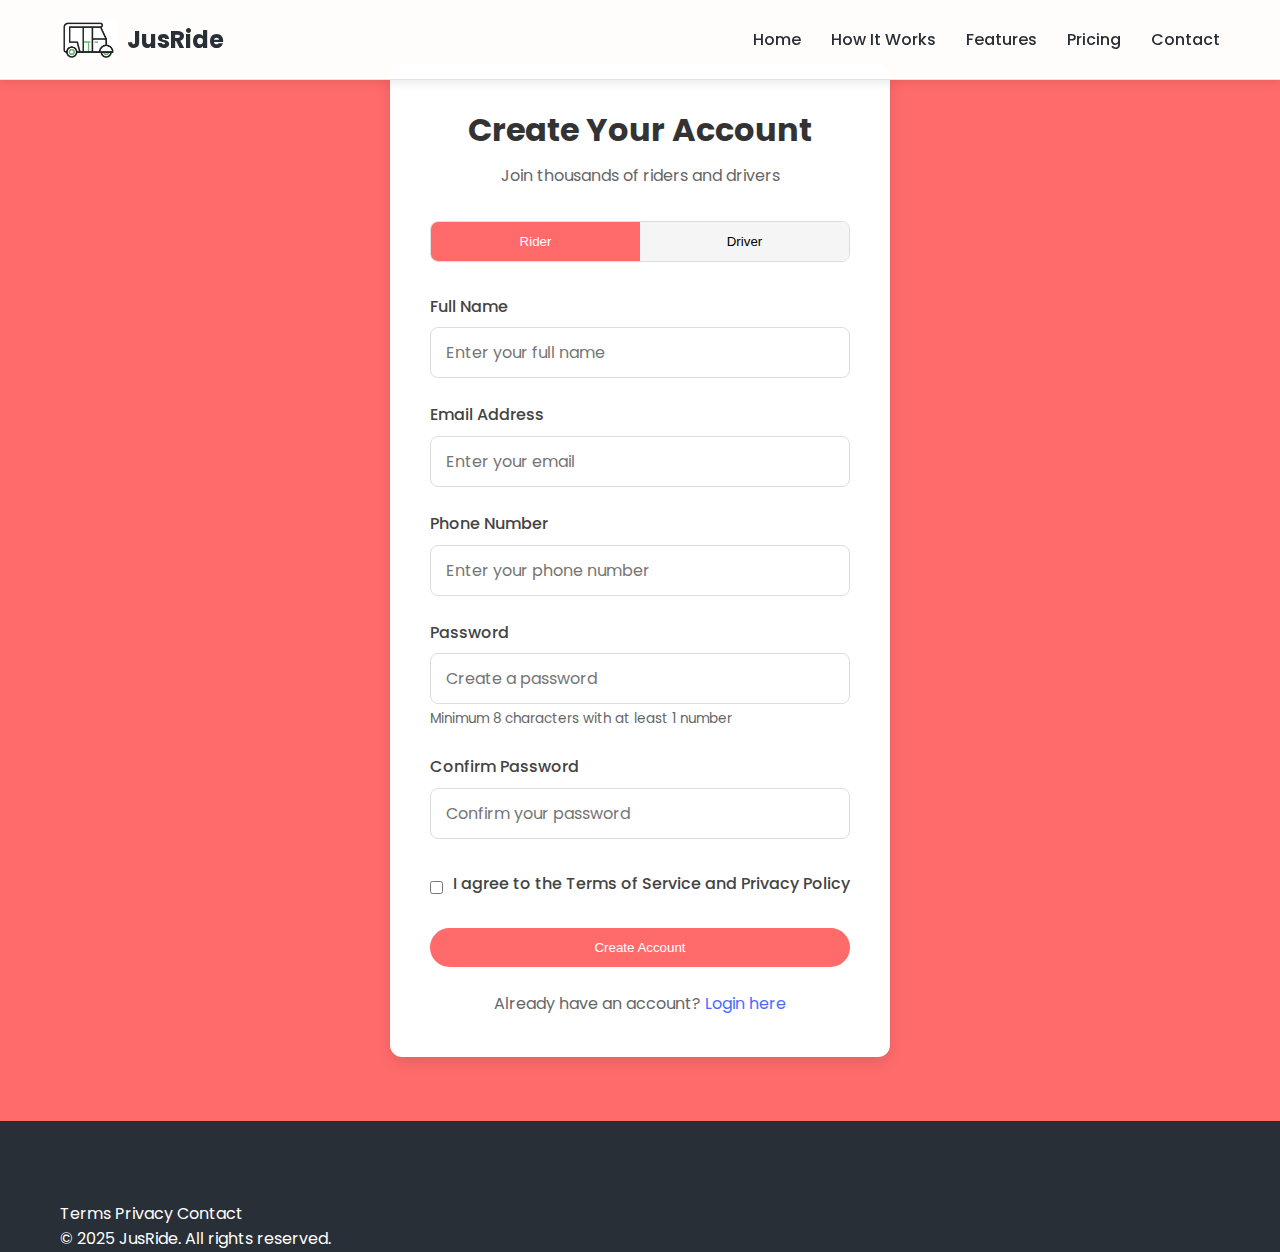
<file: auth/register.html>
<!DOCTYPE html>
<html lang="en">
<head>
    <meta charset="UTF-8">
    <meta name="viewport" content="width=device-width, initial-scale=1.0">
    <title>Register | JusRide</title>
    <link rel="stylesheet" href="https://cdnjs.cloudflare.com/ajax/libs/font-awesome/6.4.0/css/all.min.css">
    <link href="https://fonts.googleapis.com/css2?family=Poppins:wght@300;400;500;600;700&display=swap" rel="stylesheet">
    <link rel="stylesheet" href="/css/style.css">
    <link rel="stylesheet" href="/css/auth.css">
    <style>
        body{
            background-color: #FF6B6B;
        }
         /* Transparent Curtain Header Styles */
        #header-curtain {
            position: fixed;
            top: 0px;
            left: 0;
            right: 0;
            height: 80px;
            background: rgb(255, 255, 255, 0.98);
            backdrop-filter: blur(0px);
            -webkit-backdrop-filter: blur(0px);
            z-index: 1000;
            transition: all 0.3s ease;
            overflow: hidden;
            border-bottom: 1px solid rgba(0,0,0,0.1);
        }
    </style>
</head>
<body>
    <!-- Header matching home page -->
    <header class="header" id="header-curtain">
        <div class="container">
            <nav class="navbar">
                <a href="/index.html" class="logo">
                    <img src="/images/auto-rickshaw-icon-vector-image-260nw-2071670921.png" alt="JusRide Logo">
                    <span>JusRide</span>
                </a>
                <ul class="nav-links">
                    <li><a href="../index.html">Home</a></li>
                    <li><a href="index.html#how-it-works">How It Works</a></li>
                    <li><a href="index.html#features">Features</a></li>
                    <li><a href="index.html#pricing">Pricing</a></li>
                    <li><a href="index.html#contact">Contact</a></li>
                </ul>
                <div class="mobile-menu-btn">
                    <i class="fas fa-bars"></i>
                </div>
            </nav>
        </div>
    </header>

    <!-- Main Registration Section -->
    <main class="auth-container">
        <div class="container">
            <div class="auth-card">
                <div class="auth-header">
                    <h1>Create Your Account</h1>
                    <p>Join thousands of riders and drivers</p>
                </div>

                <div class="user-type-toggle">
                    <button class="active" id="riderBtn">Rider</button>
                    <button id="driverBtn">Driver</button>
                </div>

                <form class="auth-form" id="registerForm">
                    <div class="form-group">
                        <label for="fullName">Full Name</label>
                        <input type="text" id="fullName" placeholder="Enter your full name" required>
                    </div>
                    
                    <div class="form-group">
                        <label for="email">Email Address</label>
                        <input type="email" id="email" placeholder="Enter your email" required>
                    </div>
                    
                    <div class="form-group">
                        <label for="phone">Phone Number</label>
                        <input type="tel" id="phone" placeholder="Enter your phone number" required>
                    </div>
                    
                    <div class="form-group">
                        <label for="password">Password</label>
                        <input type="password" id="password" placeholder="Create a password" required>
                        <small class="hint">Minimum 8 characters with at least 1 number</small>
                    </div>
                    
                    <div class="form-group">
                        <label for="confirmPassword">Confirm Password</label>
                        <input type="password" id="confirmPassword" placeholder="Confirm your password" required>
                    </div>
                    
                    <div class="form-group terms">
                        <input type="checkbox" id="terms" required>
                        <label for="terms">I agree to the <a href="/assets/terms.html">Terms of Service</a> and <a href="/assets/privacy.html">Privacy Policy</a></label>
                    </div>
                    
                    <button type="submit" class="btn btn-primary btn-block">Create Account</button>
                    
                    <div class="auth-footer">
                        Already have an account? <a href="/auth/login.html">Login here</a>
                    </div>
                </form>
            </div>
        </div>
    </main>

    <!-- Footer matching home page -->
    <footer class="footer">
        <div class="container">
            <div class="footer-links">
                <a href="/assets/terms.html">Terms</a>
                <a href="/assets/privacy.html">Privacy</a>
                <a href="#contact">Contact</a>
            </div>
            <p>&copy; 2025 JusRide. All rights reserved.</p>
        </div>
    </footer>

    <script src="/js/auth.js"></script>
    <script>
        // Toggle between rider/driver
        const riderBtn = document.getElementById('riderBtn');
        const driverBtn = document.getElementById('driverBtn');
        
        riderBtn.addEventListener('click', () => {
            riderBtn.classList.add('active');
            driverBtn.classList.remove('active');
        });
        
        driverBtn.addEventListener('click', () => {
            driverBtn.classList.add('active');
            riderBtn.classList.remove('active');
        });

        // Form submission
        document.getElementById('registerForm').addEventListener('submit', function(e) {
            e.preventDefault();
            // Add your registration logic here
            console.log('Form submitted');
            // Redirect after successful registration
            window.location.href = '/index.html'; 
        });
        // Auto-show header when scrolling to top
        window.addEventListener('scroll', function() {
            const header = document.querySelector('#header-curtain');
            if (window.pageYOffset < 50) {
                header.style.top = '0';
                header.style.background = 'rgba(255,255,255,0.98)';
            } else {
                header.style.top = '-80px';
                header.style.background = 'rgba(255,255,255,0.98)';
            }
        });
    </script>
</body>
</html>
</file>
<file: style.css>
/* Base Styles */
:root {
    --primary-color: #FF6B6B;
    --secondary-color: #4ECDC4;
    --dark-color: #292F36;
    --light-color: #F7FFF7;
    --accent-color: #FFE66D;
    --gray-color: #6C757D;
    --light-gray: #F8F9FA;
    --success-color: #28A745;
    --warning-color: #FFC107;
    --danger-color: #DC3545;
    --box-shadow: 0 5px 15px rgba(0, 0, 0, 0.1);
    --transition: all 0.3s ease;
}

* {
    margin: 0;
    padding: 0;
    box-sizing: border-box;
}

html {
    scroll-behavior: smooth;
}

body {
    font-family: 'Poppins', sans-serif;
    line-height: 1.6;
    color: var(--dark-color);
    background-color: #fff;
    overflow-x: hidden;
}

a {
    text-decoration: none;
    color: inherit;
}

ul {
    list-style: none;
}

img {
    max-width: 100%;
    height: auto;
}

.container {
    width: 100%;
    max-width: 1200px;
    margin: 0 auto;
    padding: 0 20px;
}

section {
    padding: 80px 0;
}

.section-title {
    font-size: 2.5rem;
    font-weight: 700;
    margin-bottom: 15px;
    text-align: center;
    color: var(--dark-color);
}

.section-subtitle {
    font-size: 1.1rem;
    color: var(--gray-color);
    text-align: center;
    margin-bottom: 50px;
}

.btn {
    display: inline-block;
    padding: 10px 20px;
    border-radius: 30px;
    font-weight: 500;
    text-align: center;
    transition: var(--transition);
    cursor: pointer;
    border: 2px solid transparent;
}

.btn-primary {
    background-color: var(--primary-color);
    color: white;
}

.btn-primary:hover {
    background-color: #e05555;
    transform: translateY(-3px);
    box-shadow: var(--box-shadow);
}

.btn-outline {
    background-color: transparent;
    border-color: var(--primary-color);
    color: var(--primary-color);
}

.btn-outline:hover {
    background-color: var(--primary-color);
    color: white;
    transform: translateY(-3px);
    box-shadow: var(--box-shadow);
}

.btn-lg {
    padding: 12px 30px;
    font-size: 1.1rem;
}

.btn-block {
    display: block;
    width: 100%;
}

/* Header Styles */
.header {
    position: fixed;
    top: 0;
    left: 0;
    width: 100%;
    z-index: 1000;
    background-color: white;
    box-shadow: 0 2px 10px rgba(0, 0, 0, 0.1);
    transition: var(--transition);
}

.header.scrolled {
    padding: 10px 0;
    background-color: rgba(255, 255, 255, 0.95);
}

.navbar {
    display: flex;
    justify-content: space-between;
    align-items: center;
    padding: 20px 0;
}

.logo {
    display: flex;
    align-items: center;
    font-size: 1.5rem;
    font-weight: 700;
    color: var(--dark-color);
}

.logo img {
    height: 40px;
    margin-right: 10px;
}

.nav-links {
    display: flex;
}

.nav-links li {
    margin-left: 30px;
}

.nav-links a {
    font-weight: 500;
    transition: var(--transition);
    position: relative;
}

.nav-links a:hover {
    color: var(--primary-color);
}

.nav-links a::after {
    content: '';
    position: absolute;
    bottom: -5px;
    left: 0;
    width: 0;
    height: 2px;
    background-color: var(--primary-color);
    transition: var(--transition);
}

.nav-links a:hover::after {
    width: 100%;
}

.auth-buttons .btn {
    margin-left: 15px;
}

.mobile-menu-btn {
    display: none;
    font-size: 1.5rem;
    cursor: pointer;
}

/* Hero Section */
.hero {
    padding-top: 120px;
    background: linear-gradient(135deg, #f5f7fa 0%, #c3cfe2 100%);
    overflow: hidden;
}

.hero .container {
    display: flex;
    align-items: center;
    justify-content: space-between;
}

.hero-content {
    flex: 1;
    padding-right: 50px;
}

.hero-content h1 {
    font-size: 3.5rem;
    font-weight: 700;
    margin-bottom: 20px;
    line-height: 1.2;
}

.hero-content p {
    font-size: 1.2rem;
    color: var(--gray-color);
    margin-bottom: 30px;
}

.hero-buttons .btn {
    margin-right: 15px;
    margin-bottom: 15px;
}

.hero-image {
    flex: 1;
    position: relative;
}

.hero-image img {
    animation: float 3s ease-in-out infinite;
}

@keyframes float {
    0% { transform: translateY(0px); }
    50% { transform: translateY(-20px); }
    100% { transform: translateY(0px); }
}

/* Booking Form */
.booking-form {
    margin-top: -50px;
    position: relative;
    z-index: 10;
}

.form-container {
    background-color: white;
    border-radius: 10px;
    padding: 30px;
    box-shadow: var(--box-shadow);
}

.form-container h2 {
    font-size: 1.8rem;
    margin-bottom: 20px;
    color: var(--dark-color);
}

.form-group {
    margin-bottom: 20px;
}

.form-group label {
    display: block;
    margin-bottom: 8px;
    font-weight: 500;
    color: var(--dark-color);
}

.form-group label i {
    margin-right: 8px;
    color: var(--primary-color);
}

.form-group input,
.form-group select,
.form-group textarea {
    width: 100%;
    padding: 12px 15px;
    border: 1px solid #ddd;
    border-radius: 5px;
    font-family: 'Poppins', sans-serif;
    transition: var(--transition);
}

.form-group input:focus,
.form-group select:focus,
.form-group textarea:focus {
    outline: none;
    border-color: var(--primary-color);
    box-shadow: 0 0 0 3px rgba(255, 107, 107, 0.2);
}

/* How It Works */
.steps-container {
    display: flex;
    justify-content: space-between;
    margin-top: 50px;
    flex-wrap: wrap;
}

.step {
    flex: 0 0 calc(33.333% - 30px);
    text-align: center;
    padding: 30px;
    border-radius: 10px;
    transition: var(--transition);
    margin-bottom: 30px;
}

.step:hover {
    transform: translateY(-10px);
    box-shadow: var(--box-shadow);
}

.step-icon {
    width: 80px;
    height: 80px;
    background-color: var(--light-color);
    border-radius: 50%;
    display: flex;
    align-items: center;
    justify-content: center;
    margin: 0 auto 20px;
    position: relative;
    color: var(--primary-color);
    font-size: 1.5rem;
}

.step-icon i {
    font-size: 2rem;
}

.step-icon span {
    position: absolute;
    top: -10px;
    right: -10px;
    background-color: var(--primary-color);
    color: white;
    width: 30px;
    height: 30px;
    border-radius: 50%;
    display: flex;
    align-items: center;
    justify-content: center;
    font-size: 0.9rem;
    font-weight: 700;
}

.step h3 {
    font-size: 1.3rem;
    margin-bottom: 15px;
}

/* Features */
.features-grid {
    display: grid;
    grid-template-columns: repeat(3, 1fr);
    gap: 30px;
    margin-top: 50px;
}

.feature-card {
    background-color: white;
    padding: 30px;
    border-radius: 10px;
    text-align: center;
    transition: var(--transition);
    box-shadow: 0 5px 15px rgba(0, 0, 0, 0.05);
}

.feature-card:hover {
    transform: translateY(-10px);
    box-shadow: var(--box-shadow);
}

.feature-icon {
    width: 70px;
    height: 70px;
    background-color: rgba(78, 205, 196, 0.1);
    border-radius: 50%;
    display: flex;
    align-items: center;
    justify-content: center;
    margin: 0 auto 20px;
    color: var(--secondary-color);
    font-size: 1.8rem;
}

.feature-card h3 {
    font-size: 1.3rem;
    margin-bottom: 15px;
}

/* Pricing */
.pricing-cards {
    display: flex;
    justify-content: center;
    margin-top: 50px;
    flex-wrap: wrap;
    gap: 30px;
}

.price-card {
    flex: 1;
    min-width: 300px;
    background-color: white;
    border-radius: 10px;
    overflow: hidden;
    box-shadow: 0 5px 15px rgba(0, 0, 0, 0.05);
    transition: var(--transition);
    position: relative;
}

.price-card:hover {
    transform: translateY(-10px);
    box-shadow: var(--box-shadow);
}

.price-card.featured {
    border: 2px solid var(--primary-color);
}

.popular-badge {
    position: absolute;
    top: 20px;
    right: -30px;
    background-color: var(--primary-color);
    color: white;
    padding: 5px 30px;
    font-size: 0.8rem;
    font-weight: 600;
    transform: rotate(45deg);
}

.price-header {
    padding: 30px;
    text-align: center;
    background-color: var(--light-gray);
}

.price-header i {
    font-size: 2.5rem;
    color: var(--primary-color);
    margin-bottom: 15px;
}

.price-header h3 {
    font-size: 1.5rem;
    font-weight: 700;
}

.price-details {
    padding: 30px;
}

.price {
    font-size: 2rem;
    font-weight: 700;
    text-align: center;
    margin-bottom: 20px;
    color: var(--dark-color);
}

.price span {
    color: var(--primary-color);
}

.price-details ul {
    margin-bottom: 30px;
}

.price-details ul li {
    margin-bottom: 10px;
    display: flex;
    align-items: center;
}

.price-details ul li i {
    color: var(--success-color);
    margin-right: 10px;
}

/* Driver App */
.driver-app {
    background-color: var(--light-gray);
}

.driver-app .container {
    display: flex;
    align-items: center;
    justify-content: space-between;
}

.driver-content {
    flex: 1;
    padding-right: 50px;
}

.driver-content h2 {
    font-size: 2.5rem;
    margin-bottom: 20px;
    color: var(--dark-color);
}

.driver-content p {
    font-size: 1.1rem;
    color: var(--gray-color);
    margin-bottom: 30px;
}

.driver-benefits {
    margin-bottom: 30px;
}

.driver-benefits li {
    margin-bottom: 15px;
    display: flex;
    align-items: center;
}

.driver-benefits li i {
    color: var(--success-color);
    margin-right: 10px;
    font-size: 1.2rem;
}

.driver-buttons .btn {
    margin-right: 15px;
    margin-bottom: 15px;
}

.driver-image {
    flex: 1;
}

.driver-image img {
    max-width: 100%;
    border-radius: 10px;
    box-shadow: var(--box-shadow);
}

/* Testimonials */
.testimonial-slider {
    display: flex;
    overflow-x: auto;
    scroll-snap-type: x mandatory;
    gap: 30px;
    padding: 20px 0;
    margin-top: 50px;
    scrollbar-width: none; /* Firefox */
}

.testimonial-slider::-webkit-scrollbar {
    display: none; /* Chrome, Safari, Opera */
}

.testimonial-card {
    min-width: 350px;
    background-color: white;
    padding: 30px;
    border-radius: 10px;
    box-shadow: var(--box-shadow);
    scroll-snap-align: start;
}

.rating {
    color: var(--warning-color);
    margin-bottom: 20px;
}

.testimonial-card p {
    font-style: italic;
    margin-bottom: 20px;
}

.user {
    display: flex;
    align-items: center;
}

.user img {
    width: 50px;
    height: 50px;
    border-radius: 50%;
    object-fit: cover;
    margin-right: 15px;
}

.user-info h4 {
    font-size: 1.1rem;
    margin-bottom: 5px;
}

.user-info span {
    font-size: 0.9rem;
    color: var(--gray-color);
}

/* App Download */
.app-download {
    background: linear-gradient(135deg, var(--primary-color) 0%, #ff8e8e 100%);
    color: white;
}

.app-download .container {
    display: flex;
    align-items: center;
    justify-content: space-between;
}

.app-content {
    flex: 1;
    padding-right: 50px;
}

.app-content h2 {
    font-size: 2.5rem;
    margin-bottom: 20px;
}

.app-content p {
    font-size: 1.1rem;
    margin-bottom: 30px;
    opacity: 0.9;
}

.download-buttons {
    display: flex;
    flex-wrap: wrap;
    gap: 15px;
}

.download-btn {
    display: flex;
    align-items: center;
    padding: 12px 20px;
    background-color: rgba(255, 255, 255, 0.1);
    border-radius: 8px;
    transition: var(--transition);
}

.download-btn:hover {
    background-color: rgba(255, 255, 255, 0.2);
    transform: translateY(-3px);
}

.download-btn i {
    font-size: 1.8rem;
    margin-right: 10px;
}

.download-btn div {
    display: flex;
    flex-direction: column;
}

.download-btn div span {
    font-size: 0.8rem;
}

.download-btn div strong {
    font-size: 1.1rem;
}

.app-image {
    flex: 1;
}

.app-image img {
    max-width: 100%;
    animation: float 3s ease-in-out infinite;
}

/* Contact */
.contact-container {
    display: flex;
    margin-top: 50px;
    gap: 50px;
}

.contact-info {
    flex: 1;
}

.info-item {
    display: flex;
    margin-bottom: 30px;
}

.info-item i {
    font-size: 1.5rem;
    color: var(--primary-color);
    margin-right: 20px;
    margin-top: 5px;
}

.info-item h3 {
    font-size: 1.3rem;
    margin-bottom: 10px;
}

.social-links {
    display: flex;
    margin-top: 30px;
}

.social-links a {
    display: flex;
    align-items: center;
    justify-content: center;
    width: 40px;
    height: 40px;
    background-color: var(--light-gray);
    border-radius: 50%;
    margin-right: 15px;
    color: var(--dark-color);
    transition: var(--transition);
}

.social-links a:hover {
    background-color: var(--primary-color);
    color: white;
}

.contact-form {
    flex: 1;
    background-color: white;
    padding: 30px;
    border-radius: 10px;
    box-shadow: var(--box-shadow);
}

/* Footer */
.footer {
    background-color: var(--dark-color);
    color: white;
    padding: 80px 0 0;
}

.footer-grid {
    display: grid;
    grid-template-columns: repeat(4, 1fr);
    gap: 30px;
    margin-bottom: 50px;
}

.footer-col h3 {
    font-size: 1.3rem;
    margin-bottom: 20px;
    position: relative;
    padding-bottom: 10px;
}

.footer-col h3::after {
    content: '';
    position: absolute;
    bottom: 0;
    left: 0;
    width: 50px;
    height: 2px;
    background-color: var(--primary-color);
}

.footer-col p {
    margin-bottom: 20px;
    opacity: 0.8;
}

.footer-col ul li {
    margin-bottom: 10px;
}

.footer-col ul li a {
    opacity: 0.8;
    transition: var(--transition);
}

.footer-col ul li a:hover {
    opacity: 1;
    color: var(--primary-color);
    padding-left: 5px;
}

.newsletter-form {
    display: flex;
    margin-top: 20px;
}

.newsletter-form input {
    flex: 1;
    padding: 10px 15px;
    border: none;
    border-radius: 5px 0 0 5px;
    font-family: 'Poppins', sans-serif;
}

.newsletter-form button {
    background-color: var(--primary-color);
    color: white;
    border: none;
    padding: 0 15px;
    border-radius: 0 5px 5px 0;
    cursor: pointer;
    transition: var(--transition);
}

.newsletter-form button:hover {
    background-color: #e05555;
}

.footer-bottom {
    border-top: 1px solid rgba(255, 255, 255, 0.1);
    padding-top: 20px;
    display: flex;
    justify-content: space-between;
    align-items: center;
}

.footer-bottom p {
    opacity: 0.7;
    font-size: 0.9rem;
}

.payment-methods i {
    font-size: 1.5rem;
    margin-left: 15px;
    opacity: 0.7;
    transition: var(--transition);
}

.payment-methods i:hover {
    opacity: 1;
    color: var(--primary-color);
}
</file>
<file: responsive.css>
/* Responsive Styles */
@media (max-width: 1200px) {
    .container {
        max-width: 100%;
        padding: 0 30px;
    }
}

@media (max-width: 992px) {
    section {
        padding: 60px 0;
    }
    
    .hero-content h1 {
        font-size: 2.8rem;
    }
    
    .steps-container {
        gap: 20px;
    }
    
    .step {
        flex: 0 0 calc(50% - 20px);
    }
    
    .features-grid {
        grid-template-columns: repeat(2, 1fr);
    }
    
    .driver-app .container,
    .app-download .container {
        flex-direction: column;
    }
    
    .driver-content,
    .app-content {
        padding-right: 0;
        margin-bottom: 40px;
    }
    
    .footer-grid {
        grid-template-columns: repeat(2, 1fr);
    }
}

@media (max-width: 768px) {
    .navbar {
        padding: 15px 0;
    }
    
    .nav-links {
        position: fixed;
        top: 80px;
        left: -100%;
        width: 100%;
        height: calc(100vh - 80px);
        background-color: white;
        flex-direction: column;
        align-items: center;
        justify-content: center;
        transition: var(--transition);
        z-index: 999;
    }
    
    .nav-links.active {
        left: 0;
    }
    
    .nav-links li {
        margin: 15px 0;
    }
    
    .auth-buttons {
        display: none;
    }
    
    .mobile-menu-btn {
        display: block;
    }
    
    .hero {
        padding-top: 100px;
        text-align: center;
    }
    
    .hero .container {
        flex-direction: column;
    }
    
    .hero-content {
        padding-right: 0;
        margin-bottom: 40px;
    }
    
    .hero-content h1 {
        font-size: 2.5rem;
    }
    
    .hero-buttons .btn {
        margin-right: 10px;
        margin-bottom: 10px;
    }
    
    .step {
        flex: 0 0 100%;
    }
    
    .pricing-cards {
        flex-direction: column;
        align-items: center;
    }
    
    .price-card {
        width: 100%;
        max-width: 400px;
        margin-bottom: 30px;
    }
    
    .contact-container {
        flex-direction: column;
    }
}

@media (max-width: 576px) {
    .container {
        padding: 0 15px;
    }
    
    section {
        padding: 50px 0;
    }
    
    .section-title {
        font-size: 2rem;
    }
    
    .hero-content h1 {
        font-size: 2rem;
    }
    
    .features-grid {
        grid-template-columns: 1fr;
    }
    
    .footer-grid {
        grid-template-columns: 1fr;
    }
    
    .footer-bottom {
        flex-direction: column;
        text-align: center;
    }
    
    .payment-methods {
        margin-top: 15px;
    }
    
    .payment-methods i {
        margin: 0 7.5px;
    }
}
</file>
<file: css/style.css>
/* Base Styles */
:root {
    --primary-color: #FF6B6B;
    --secondary-color: #4ECDC4;
    --dark-color: #292F36;
    --light-color: #F7FFF7;
    --accent-color: #FFE66D;
    --gray-color: #6C757D;
    --light-gray: #F8F9FA;
    --success-color: #28A745;
    --warning-color: #FFC107;
    --danger-color: #DC3545;
    --box-shadow: 0 5px 15px rgba(0, 0, 0, 0.1);
    --transition: all 0.3s ease;
}

* {
    margin: 0;
    padding: 0;
    box-sizing: border-box;
}

html {
    scroll-behavior: smooth;
}

body {
    font-family: 'Poppins', sans-serif;
    line-height: 1.6;
    color: var(--dark-color);
    background-color: #fff;
    overflow-x: hidden;
}

a {
    text-decoration: none;
    color: inherit;
}

ul {
    list-style: none;
}

img {
    max-width: 100%;
    height: auto;
}

.container {
    width: 100%;
    max-width: 1200px;
    margin: 0 auto;
    padding: 0 20px;
}

section {
    padding: 80px 0;
}

.section-title {
    font-size: 2.5rem;
    font-weight: 700;
    margin-bottom: 15px;
    text-align: center;
    color: var(--dark-color);
}

.section-subtitle {
    font-size: 1.1rem;
    color: var(--gray-color);
    text-align: center;
    margin-bottom: 50px;
}

.btn {
    display: inline-block;
    padding: 10px 20px;
    border-radius: 30px;
    font-weight: 500;
    text-align: center;
    transition: var(--transition);
    cursor: pointer;
    border: 2px solid transparent;
}

.btn-primary {
    background-color: var(--primary-color);
    color: white;
}

.btn-primary:hover {
    background-color: #e05555;
    transform: translateY(-3px);
    box-shadow: var(--box-shadow);
}

.btn-outline {
    background-color: transparent;
    border-color: var(--primary-color);
    color: var(--primary-color);
}

.btn-outline:hover {
    background-color: var(--primary-color);
    color: white;
    transform: translateY(-3px);
    box-shadow: var(--box-shadow);
}

.btn-lg {
    padding: 12px 30px;
    font-size: 1.1rem;
}

.btn-block {
    display: block;
    width: 100%;
}

/* Header Styles */
.header {
    position: fixed;
    top: 0;
    left: 0;
    width: 100%;
    z-index: 1000;
    background-color: white;
    box-shadow: 0 2px 10px rgba(0, 0, 0, 0.1);
    transition: var(--transition);
}

.header.scrolled {
    padding: 10px 0;
    background-color: rgba(255, 255, 255, 0.95);
}

.navbar {
    display: flex;
    justify-content: space-between;
    align-items: center;
    padding: 20px 0;
}

.logo {
    display: flex;
    align-items: center;
    font-size: 1.5rem;
    font-weight: 700;
    color: var(--dark-color);
}

.logo img {
    height: 40px;
    margin-right: 10px;
}

.nav-links {
    display: flex;
}

.nav-links li {
    margin-left: 30px;
}

.nav-links a {
    font-weight: 500;
    transition: var(--transition);
    position: relative;
}

.nav-links a:hover {
    color: var(--primary-color);
}

.nav-links a::after {
    content: '';
    position: absolute;
    bottom: -5px;
    left: 0;
    width: 0;
    height: 2px;
    background-color: var(--primary-color);
    transition: var(--transition);
}

.nav-links a:hover::after {
    width: 100%;
}

.auth-buttons .btn {
    margin-left: 15px;
}

.mobile-menu-btn {
    display: none;
    font-size: 1.5rem;
    cursor: pointer;
}

/* Hero Section */
.hero {
    padding-top: 120px;
    background: linear-gradient(135deg, #f5f7fa 0%, #c3cfe2 100%);
    overflow: hidden;
}

.hero .container {
    display: flex;
    align-items: center;
    justify-content: space-between;
}

.hero-content {
    flex: 1;
    padding-right: 50px;
}

.hero-content h1 {
    font-size: 3.5rem;
    font-weight: 700;
    margin-bottom: 20px;
    line-height: 1.2;
}

.hero-content p {
    font-size: 1.2rem;
    color: var(--gray-color);
    margin-bottom: 30px;
}

.hero-buttons .btn {
    margin-right: 15px;
    margin-bottom: 15px;
}

.hero-image {
    flex: 1;
    position: relative;
}

.hero-image img {
    animation: float 3s ease-in-out infinite;
}

@keyframes float {
    0% { transform: translateY(0px); }
    50% { transform: translateY(-20px); }
    100% { transform: translateY(0px); }
}

/* Booking Form */
.booking-form {
    margin-top: -50px;
    position: relative;
    z-index: 10;
}

.form-container {
    background-color: white;
    border-radius: 10px;
    padding: 30px;
    box-shadow: var(--box-shadow);
}

.form-container h2 {
    font-size: 1.8rem;
    margin-bottom: 20px;
    color: var(--dark-color);
}

.form-group {
    margin-bottom: 20px;
}

.form-group label {
    display: block;
    margin-bottom: 8px;
    font-weight: 500;
    color: var(--dark-color);
}

.form-group label i {
    margin-right: 8px;
    color: var(--primary-color);
}

.form-group input,
.form-group select,
.form-group textarea {
    width: 100%;
    padding: 12px 15px;
    border: 1px solid #ddd;
    border-radius: 5px;
    font-family: 'Poppins', sans-serif;
    transition: var(--transition);
}

.form-group input:focus,
.form-group select:focus,
.form-group textarea:focus {
    outline: none;
    border-color: var(--primary-color);
    box-shadow: 0 0 0 3px rgba(255, 107, 107, 0.2);
}

/* How It Works */
.steps-container {
    display: flex;
    justify-content: space-between;
    margin-top: 50px;
    flex-wrap: wrap;
}

.step {
    flex: 0 0 calc(33.333% - 30px);
    text-align: center;
    padding: 30px;
    border-radius: 10px;
    transition: var(--transition);
    margin-bottom: 30px;
}

.step:hover {
    transform: translateY(-10px);
    box-shadow: var(--box-shadow);
}

.step-icon {
    width: 80px;
    height: 80px;
    background-color: var(--light-color);
    border-radius: 50%;
    display: flex;
    align-items: center;
    justify-content: center;
    margin: 0 auto 20px;
    position: relative;
    color: var(--primary-color);
    font-size: 1.5rem;
}

.step-icon i {
    font-size: 2rem;
}

.step-icon span {
    position: absolute;
    top: -10px;
    right: -10px;
    background-color: var(--primary-color);
    color: white;
    width: 30px;
    height: 30px;
    border-radius: 50%;
    display: flex;
    align-items: center;
    justify-content: center;
    font-size: 0.9rem;
    font-weight: 700;
}

.step h3 {
    font-size: 1.3rem;
    margin-bottom: 15px;
}

/* Features */
.features-grid {
    display: grid;
    grid-template-columns: repeat(3, 1fr);
    gap: 30px;
    margin-top: 50px;
}

.feature-card {
    background-color: white;
    padding: 30px;
    border-radius: 10px;
    text-align: center;
    transition: var(--transition);
    box-shadow: 0 5px 15px rgba(0, 0, 0, 0.05);
}

.feature-card:hover {
    transform: translateY(-10px);
    box-shadow: var(--box-shadow);
}

.feature-icon {
    width: 70px;
    height: 70px;
    background-color: rgba(78, 205, 196, 0.1);
    border-radius: 50%;
    display: flex;
    align-items: center;
    justify-content: center;
    margin: 0 auto 20px;
    color: var(--secondary-color);
    font-size: 1.8rem;
}

.feature-card h3 {
    font-size: 1.3rem;
    margin-bottom: 15px;
}

/* Pricing */
.pricing-cards {
    display: flex;
    justify-content: center;
    margin-top: 50px;
    flex-wrap: wrap;
    gap: 30px;
}

.price-card {
    flex: 1;
    min-width: 300px;
    background-color: white;
    border-radius: 10px;
    overflow: hidden;
    box-shadow: 0 5px 15px rgba(0, 0, 0, 0.05);
    transition: var(--transition);
    position: relative;
}

.price-card:hover {
    transform: translateY(-10px);
    box-shadow: var(--box-shadow);
}

.price-card.featured {
    border: 2px solid var(--primary-color);
}

.popular-badge {
    position: absolute;
    top: 20px;
    right: -30px;
    background-color: var(--primary-color);
    color: white;
    padding: 5px 30px;
    font-size: 0.8rem;
    font-weight: 600;
    transform: rotate(45deg);
}

.price-header {
    padding: 30px;
    text-align: center;
    background-color: var(--light-gray);
}

.price-header i {
    font-size: 2.5rem;
    color: var(--primary-color);
    margin-bottom: 15px;
}

.price-header h3 {
    font-size: 1.5rem;
    font-weight: 700;
}

.price-details {
    padding: 30px;
}

.price {
    font-size: 2rem;
    font-weight: 700;
    text-align: center;
    margin-bottom: 20px;
    color: var(--dark-color);
}

.price span {
    color: var(--primary-color);
}

.price-details ul {
    margin-bottom: 30px;
}

.price-details ul li {
    margin-bottom: 10px;
    display: flex;
    align-items: center;
}

.price-details ul li i {
    color: var(--success-color);
    margin-right: 10px;
}

/* Driver App */
.driver-app {
    background-color: var(--light-gray);
}

.driver-app .container {
    display: flex;
    align-items: center;
    justify-content: space-between;
}

.driver-content {
    flex: 1;
    padding-right: 50px;
}

.driver-content h2 {
    font-size: 2.5rem;
    margin-bottom: 20px;
    color: var(--dark-color);
}

.driver-content p {
    font-size: 1.1rem;
    color: var(--gray-color);
    margin-bottom: 30px;
}

.driver-benefits {
    margin-bottom: 30px;
}

.driver-benefits li {
    margin-bottom: 15px;
    display: flex;
    align-items: center;
}

.driver-benefits li i {
    color: var(--success-color);
    margin-right: 10px;
    font-size: 1.2rem;
}

.driver-buttons .btn {
    margin-right: 15px;
    margin-bottom: 15px;
}

.driver-image {
    flex: 1;
}

.driver-image img {
    max-width: 100%;
    border-radius: 10px;
    box-shadow: var(--box-shadow);
}

/* Testimonials */
.testimonial-slider {
    display: flex;
    overflow-x: auto;
    scroll-snap-type: x mandatory;
    gap: 30px;
    padding: 20px 0;
    margin-top: 50px;
    scrollbar-width: none; /* Firefox */
}

.testimonial-slider::-webkit-scrollbar {
    display: none; /* Chrome, Safari, Opera */
}

.testimonial-card {
    min-width: 350px;
    background-color: white;
    padding: 30px;
    border-radius: 10px;
    box-shadow: var(--box-shadow);
    scroll-snap-align: start;
}

.rating {
    color: var(--warning-color);
    margin-bottom: 20px;
}

.testimonial-card p {
    font-style: italic;
    margin-bottom: 20px;
}

.user {
    display: flex;
    align-items: center;
}

.user img {
    width: 50px;
    height: 50px;
    border-radius: 50%;
    object-fit: cover;
    margin-right: 15px;
}

.user-info h4 {
    font-size: 1.1rem;
    margin-bottom: 5px;
}

.user-info span {
    font-size: 0.9rem;
    color: var(--gray-color);
}

/* App Download */
.app-download {
    background: linear-gradient(135deg, var(--primary-color) 0%, #ff8e8e 100%);
    color: white;
}

.app-download .container {
    display: flex;
    align-items: center;
    justify-content: space-between;
}

.app-content {
    flex: 1;
    padding-right: 50px;
}

.app-content h2 {
    font-size: 2.5rem;
    margin-bottom: 20px;
}

.app-content p {
    font-size: 1.1rem;
    margin-bottom: 30px;
    opacity: 0.9;
}

.download-buttons {
    display: flex;
    flex-wrap: wrap;
    gap: 15px;
}

.download-btn {
    display: flex;
    align-items: center;
    padding: 12px 20px;
    background-color: rgba(255, 255, 255, 0.1);
    border-radius: 8px;
    transition: var(--transition);
}

.download-btn:hover {
    background-color: rgba(255, 255, 255, 0.2);
    transform: translateY(-3px);
}

.download-btn i {
    font-size: 1.8rem;
    margin-right: 10px;
}

.download-btn div {
    display: flex;
    flex-direction: column;
}

.download-btn div span {
    font-size: 0.8rem;
}

.download-btn div strong {
    font-size: 1.1rem;
}

.app-image {
    flex: 1;
}

.app-image img {
    max-width: 100%;
    animation: float 3s ease-in-out infinite;
}

/* Contact */
.contact-container {
    display: flex;
    margin-top: 50px;
    gap: 50px;
}

.contact-info {
    flex: 1;
}

.info-item {
    display: flex;
    margin-bottom: 30px;
}

.info-item i {
    font-size: 1.5rem;
    color: var(--primary-color);
    margin-right: 20px;
    margin-top: 5px;
}

.info-item h3 {
    font-size: 1.3rem;
    margin-bottom: 10px;
}

.social-links {
    display: flex;
    margin-top: 30px;
}

.social-links a {
    display: flex;
    align-items: center;
    justify-content: center;
    width: 40px;
    height: 40px;
    background-color: var(--light-gray);
    border-radius: 50%;
    margin-right: 15px;
    color: var(--dark-color);
    transition: var(--transition);
}

.social-links a:hover {
    background-color: var(--primary-color);
    color: white;
}

.contact-form {
    flex: 1;
    background-color: white;
    padding: 30px;
    border-radius: 10px;
    box-shadow: var(--box-shadow);
}

/* Footer */
.footer {
    background-color: var(--dark-color);
    color: white;
    padding: 80px 0 0;
}

.footer-grid {
    display: grid;
    grid-template-columns: repeat(4, 1fr);
    gap: 30px;
    margin-bottom: 50px;
}

.footer-col h3 {
    font-size: 1.3rem;
    margin-bottom: 20px;
    position: relative;
    padding-bottom: 10px;
}

.footer-col h3::after {
    content: '';
    position: absolute;
    bottom: 0;
    left: 0;
    width: 50px;
    height: 2px;
    background-color: var(--primary-color);
}

.footer-col p {
    margin-bottom: 20px;
    opacity: 0.8;
}

.footer-col ul li {
    margin-bottom: 10px;
}

.footer-col ul li a {
    opacity: 0.8;
    transition: var(--transition);
}

.footer-col ul li a:hover {
    opacity: 1;
    color: var(--primary-color);
    padding-left: 5px;
}

.newsletter-form {
    display: flex;
    margin-top: 20px;
}

.newsletter-form input {
    flex: 1;
    padding: 10px 15px;
    border: none;
    border-radius: 5px 0 0 5px;
    font-family: 'Poppins', sans-serif;
}

.newsletter-form button {
    background-color: var(--primary-color);
    color: white;
    border: none;
    padding: 0 15px;
    border-radius: 0 5px 5px 0;
    cursor: pointer;
    transition: var(--transition);
}

.newsletter-form button:hover {
    background-color: #e05555;
}

.footer-bottom {
    border-top: 1px solid rgba(255, 255, 255, 0.1);
    padding-top: 20px;
    display: flex;
    justify-content: space-between;
    align-items: center;
}

.footer-bottom p {
    opacity: 0.7;
    font-size: 0.9rem;
}

.payment-methods i {
    font-size: 1.5rem;
    margin-left: 15px;
    opacity: 0.7;
    transition: var(--transition);
}

.payment-methods i:hover {
    opacity: 1;
    color: var(--primary-color);
}
/* Modal Styles */
.modal {
    display: none;
    position: fixed;
    z-index: 2000;
    left: 0;
    top: 0;
    width: 100%;
    height: 100%;
    background-color: rgba(0, 0, 0, 0.5);
    overflow: auto;
}

.modal-content {
    background-color: white;
    margin: 5% auto;
    padding: 20px;
    border-radius: 10px;
    width: 100%;
    max-width: 500px;
    position: relative;
    animation: modalopen 0.3s;
}

@keyframes modalopen {
    from { opacity: 0; transform: translateY(-50px); }
    to { opacity: 1; transform: translateY(0); }
}

.close-modal {
    position: absolute;
    top: 15px;
    right: 20px;
    font-size: 1.5rem;
    cursor: pointer;
    color: var(--gray-color);
    transition: var(--transition);
}

.close-modal:hover {
    color: var(--primary-color);
}

/* Make sure login card in modal looks good */
.modal .login-card {
    box-shadow: none;
    padding: 0;
}
/* Auto-popup Modal Styles */
.modal.auto-popup {
    background-color: rgba(0, 0, 0, 0.7);
}

/* On-click Login Overlay Styles */
.login-overlay {
    display: none;
    position: fixed;
    top: 0;
    left: 0;
    width: 100%;
    height: 100%;
    background-color: rgba(0, 0, 0, 0.5);
    z-index: 2000;
    backdrop-filter: blur(5px);
    transition: all 0.3s ease;
}

.login-card-container {
    display: flex;
    justify-content: center;
    align-items: center;
    min-height: 100vh;
    padding: 20px;
}

.login-overlay .login-card {
    background-color: white;
    border-radius: 15px;
    box-shadow: 0 10px 30px rgba(0, 0, 0, 0.2);
    width: 100%;
    max-width: 450px;
    padding: 30px;
    position: relative;
    animation: slideUp 0.4s ease-out;
    transform-origin: center center;
}

@keyframes slideUp {
    from {
        opacity: 0;
        transform: translateY(20px);
    }
    to {
        opacity: 1;
        transform: translateY(0);
    }
}

/* Close button positioning for card-style */
.login-overlay .close-modal {
    position: absolute;
    top: 15px;
    right: 20px;
    font-size: 1.8rem;
    color: var(--gray-color);
    cursor: pointer;
    transition: var(--transition);
}

.login-overlay .close-modal:hover {
    color: var(--primary-color);
}
</file>
<file: css/legal.css>
/* Legal Pages Styling */
.legal-container {
    padding: 3rem 0;
    line-height: 1.6;
    color: #333;
}

.legal-header {
    text-align: center;
    margin-bottom: 3rem;
    padding-bottom: 1.5rem;
    border-bottom: 1px solid #eee;
}

.legal-header h1 {
    font-size: 2.5rem;
    margin-bottom: 0.5rem;
    color: #222;
}

.last-updated {
    color: #666;
    font-size: 0.9rem;
}

.legal-content {
    max-width: 800px;
    margin: 0 auto;
}

.legal-section {
    margin-bottom: 2.5rem;
}

.legal-section h2 {
    font-size: 1.5rem;
    margin-bottom: 1rem;
    color: #4a6bff;
    padding-bottom: 0.5rem;
    border-bottom: 1px solid #eee;
}

.legal-list {
    padding-left: 1.5rem;
}

.legal-list li {
    margin-bottom: 0.5rem;
}

.legal-contact {
    background: #f9f9f9;
    padding: 1.5rem;
    border-radius: 8px;
    margin-top: 3rem;
}

.legal-contact h3 {
    margin-bottom: 1rem;
    color: #333;
}

.legal-contact address p {
    margin-bottom: 0.5rem;
    display: flex;
    align-items: center;
}

.legal-contact i {
    margin-right: 10px;
    color: #4a6bff;
    width: 20px;
    text-align: center;
}

/* Responsive Design */
@media (max-width: 768px) {
    .legal-header h1 {
        font-size: 2rem;
    }
    
    .legal-section h2 {
        font-size: 1.3rem;
    }
    
    .legal-content {
        padding: 0 1rem;
    }
}
</file>
<file: css/auth.css>
/* Auth Page Styles */
.auth-container {
    padding: 4rem 0;
    min-height: 80vh;
    display: flex;
    align-items: center;
}



.auth-card {
    background: white;
    border-radius: 12px;
    box-shadow: 0 5px 15px rgba(0,0,0,0.1);
    padding: 2.5rem;
    max-width: 500px;
    margin: 0 auto;
}

.auth-header {
    text-align: center;
    margin-bottom: 2rem;
}

.auth-header h1 {
    font-size: 2rem;
    color: #333;
    margin-bottom: 0.5rem;
}

.auth-header p {
    color: #666;
}

/* Form Styles */
.auth-form .form-group {
    margin-bottom: 1.5rem;
}

.auth-form label {
    display: block;
    margin-bottom: 0.5rem;
    font-weight: 500;
    color: #444;
}

.auth-form input {
    width: 100%;
    padding: 12px 15px;
    border: 1px solid #ddd;
    border-radius: 8px;
    font-size: 1rem;
}

.auth-form input:focus {
    border-color: #FF6B6B;
    outline: none;
}

.hint {
    color: #666;
    font-size: 0.85rem;
    display: block;
    margin-top: 0.25rem;
}

/* User Type Toggle */
.user-type-toggle {
    display: flex;
    margin-bottom: 2rem;
    border-radius: 8px;
    overflow: hidden;
    border: 1px solid #ddd;
}

.user-type-toggle button {
    flex: 1;
    padding: 12px;
    border: none;
    background: #f5f5f5;
    cursor: pointer;
    font-weight: 500;
}

.user-type-toggle button.active {
    background: #FF6B6B;
    color: white;
}

/* Terms Checkbox */
.terms {
    display: flex;
    align-items: center;
    margin: 2rem 0;
}

.terms input {
    width: auto;
    margin-right: 10px;
}

/* Footer Links */
.auth-footer {
    text-align: center;
    margin-top: 1.5rem;
    color: #666;
}

.auth-footer a {
    color: #4a6bff;
    text-decoration: none;
}

/* Forgot Password Specific Styles */
.forgot-password-options {
    margin: 1.5rem 0;
    text-align: center;
}

.forgot-password-options p {
    color: #666;
    margin-bottom: 1rem;
}

.alternate-option {
    margin-top: 1.5rem;
    text-align: center;
    color: #666;
}

/* Toast Notifications */
.toast {
    position: fixed;
    bottom: 20px;
    left: 50%;
    transform: translateX(-50%);
    background: #4a6bff;
    color: white;
    padding: 12px 24px;
    border-radius: 8px;
    display: flex;
    align-items: center;
    box-shadow: 0 4px 12px rgba(0,0,0,0.15);
    z-index: 1000;
    opacity: 0;
    transition: opacity 0.3s ease;
}

.toast.show {
    opacity: 1;
}

.toast-error {
    background: #ff4a4a;
}

.toast-icon {
    margin-right: 10px;
    font-size: 1.2rem;
}

.toast-content {
    font-size: 0.9rem;
}
</file>
<file: css/responsive.css>
/* Responsive Styles */
@media (max-width: 1200px) {
    .container {
        max-width: 100%;
        padding: 0 30px;
    }
}

@media (max-width: 992px) {
    section {
        padding: 60px 0;
    }
    
    .hero-content h1 {
        font-size: 2.8rem;
    }
    
    .steps-container {
        gap: 20px;
    }
    
    .step {
        flex: 0 0 calc(50% - 20px);
    }
    
    .features-grid {
        grid-template-columns: repeat(2, 1fr);
    }
    
    .driver-app .container,
    .app-download .container {
        flex-direction: column;
    }
    
    .driver-content,
    .app-content {
        padding-right: 0;
        margin-bottom: 40px;
    }
    
    .footer-grid {
        grid-template-columns: repeat(2, 1fr);
    }
}

@media (max-width: 768px) {
    .navbar {
        padding: 15px 0;
    }
    
    .nav-links {
        position: fixed;
        top: 80px;
        left: -100%;
        width: 100%;
        height: calc(100vh - 80px);
        background-color: white;
        flex-direction: column;
        align-items: center;
        justify-content: center;
        transition: var(--transition);
        z-index: 999;
    }
    
    .nav-links.active {
        left: 0;
    }
    
    .nav-links li {
        margin: 15px 0;
    }
    
    .auth-buttons {
        display: none;
    }
    
    .mobile-menu-btn {
        display: block;
    }
    
    .hero {
        padding-top: 100px;
        text-align: center;
    }
    
    .hero .container {
        flex-direction: column;
    }
    
    .hero-content {
        padding-right: 0;
        margin-bottom: 40px;
    }
    
    .hero-content h1 {
        font-size: 2.5rem;
    }
    
    .hero-buttons .btn {
        margin-right: 10px;
        margin-bottom: 10px;
    }
    
    .step {
        flex: 0 0 100%;
    }
    
    .pricing-cards {
        flex-direction: column;
        align-items: center;
    }
    
    .price-card {
        width: 100%;
        max-width: 400px;
        margin-bottom: 30px;
    }
    
    .contact-container {
        flex-direction: column;
    }
}

@media (max-width: 576px) {
    .container {
        padding: 0 15px;
    }
    
    section {
        padding: 50px 0;
    }
    
    .section-title {
        font-size: 2rem;
    }
    
    .hero-content h1 {
        font-size: 2rem;
    }
    
    .features-grid {
        grid-template-columns: 1fr;
    }
    
    .footer-grid {
        grid-template-columns: 1fr;
    }
    
    .footer-bottom {
        flex-direction: column;
        text-align: center;
    }
    
    .payment-methods {
        margin-top: 15px;
    }
    
    .payment-methods i {
        margin: 0 7.5px;
    }
}
</file>
<file: css/loginStyle.css>
/* Additional styles for login systems */
        .modal {
            display: none;
            position: fixed;
            z-index: 2000;
            left: 0;
            top: 0;
            width: 100%;
            height: 100%;
            background-color: rgba(0, 0, 0, 0.7);
            overflow: auto;
        }
        
        .modal.auto-popup {
            animation: fadeIn 0.3s;
        }
        
        .modal-content {
            background-color: white;
            margin: 10% auto;
            padding: 20px;
            border-radius: 10px;
            width: 100%;
            max-width: 500px;
            position: relative;
            animation: modalopen 0.4s;
        }
        
        .login-overlay {
            display: none;
            position: fixed;
            top: 0;
            left: 0;
            width: 100%;
            height: 100%;
            background-color: rgba(0, 0, 0, 0.5);
            z-index: 2000;
            backdrop-filter: blur(5px);
            transition: all 0.3s ease;
        }
        
        .login-card-container {
            display: flex;
            justify-content: center;
            align-items: center;
            min-height: 100vh;
            padding: 20px;
        }
        
        .login-overlay .login-card {
            background-color: white;
            border-radius: 15px;
            box-shadow: 0 10px 30px rgba(0, 0, 0, 0.2);
            width: 100%;
            max-width: 450px;
            padding: 30px;
            position: relative;
            animation: slideUp 0.4s ease-out;
        }
        
        .close-modal {
            position: absolute;
            top: 15px;
            right: 20px;
            font-size: 1.8rem;
            color: var(--gray-color);
            cursor: pointer;
            transition: var(--transition);
        }
        
        .close-modal:hover {
            color: var(--primary-color);
        }
        
        /* Login card styles */
        .login-card {
            background-color: white;
            border-radius: 10px;
            width: 100%;
        }
        
        .login-header {
            text-align: center;
            margin-bottom: 30px;
        }
        
        .login-header img {
            height: 50px;
            margin-bottom: 15px;
        }
        
        .login-header h2 {
            font-size: 1.8rem;
            color: var(--dark-color);
            margin-bottom: 10px;
        }
        
        .login-header p {
            color: var(--gray-color);
        }
        
        .user-type-toggle {
            display: flex;
            background-color: var(--light-gray);
            border-radius: 30px;
            padding: 5px;
            margin-bottom: 25px;
        }
        
        .user-type-toggle button {
            flex: 1;
            padding: 10px;
            border: none;
            background: none;
            border-radius: 25px;
            font-weight: 500;
            cursor: pointer;
            transition: var(--transition);
        }
        
        .user-type-toggle button.active {
            background-color: var(--primary-color);
            color: white;
        }
        
        .login-form .form-group {
            margin-bottom: 20px;
        }
        
        .login-form label {
            display: block;
            margin-bottom: 8px;
            font-weight: 500;
            color: var(--dark-color);
        }
        
        .login-form input {
            width: 100%;
            padding: 12px 15px;
            border: 1px solid #ddd;
            border-radius: 5px;
            font-family: 'Poppins', sans-serif;
            transition: var(--transition);
        }
        
        .login-form input:focus {
            outline: none;
            border-color: var(--primary-color);
            box-shadow: 0 0 0 3px rgba(255, 107, 107, 0.2);
        }
        
        .remember-forgot {
            display: flex;
            justify-content: space-between;
            align-items: center;
            margin-bottom: 20px;
        }
        
        .remember-me {
            display: flex;
            align-items: center;
        }
        
        .remember-me input {
            margin-right: 8px;
        }
        
        .forgot-password a {
            color: var(--primary-color);
            font-size: 0.9rem;
        }
        
        .login-btn {
            width: 100%;
            padding: 12px;
            background-color: var(--primary-color);
            color: white;
            border: none;
            border-radius: 5px;
            font-weight: 500;
            font-size: 1rem;
            cursor: pointer;
            transition: var(--transition);
            margin-bottom: 20px;
        }
        
        .login-btn:hover {
            background-color: #e05555;
            transform: translateY(-2px);
        }
        
        .social-login {
            text-align: center;
            margin-bottom: 25px;
        }
        
        .social-login p {
            color: var(--gray-color);
            margin-bottom: 15px;
            position: relative;
        }
        
        .social-login p::before,
        .social-login p::after {
            content: '';
            position: absolute;
            top: 50%;
            width: 30%;
            height: 1px;
            background-color: #ddd;
        }
        
        .social-login p::before {
            left: 0;
        }
        
        .social-login p::after {
            right: 0;
        }
        
        .social-icons {
            display: flex;
            justify-content: center;
            gap: 15px;
        }
        
        .social-icons a {
            width: 40px;
            height: 40px;
            border-radius: 50%;
            display: flex;
            align-items: center;
            justify-content: center;
            background-color: var(--light-gray);
            color: var(--dark-color);
            transition: var(--transition);
        }
        
        .social-icons a:hover {
            background-color: var(--primary-color);
            color: white;
        }
        
        .register-link {
            text-align: center;
            color: var(--gray-color);
        }
        
        .register-link a {
            color: var(--primary-color);
            font-weight: 500;
        }
        
        /* Animations */
        @keyframes fadeIn {
            from { opacity: 0; }
            to { opacity: 1; }
        }
        
        @keyframes modalopen {
            from { opacity: 0; transform: translateY(-50px); }
            to { opacity: 1; transform: translateY(0); }
        }
        
        @keyframes slideUp {
            from { opacity: 0; transform: translateY(20px); }
            to { opacity: 1; transform: translateY(0); }
        }
        
        /* Toast notifications */
        .toast {
            position: fixed;
            bottom: 20px;
            left: 50%;
            transform: translateX(-50%);
            background-color: var(--dark-color);
            color: white;
            padding: 12px 24px;
            border-radius: 4px;
            display: flex;
            align-items: center;
            gap: 10px;
            opacity: 0;
            transition: opacity 0.3s;
            z-index: 3000;
        }
        
        .toast.show {
            opacity: 1;
        }
        
        .toast-success {
            background-color: var(--success-color);
        }
        
        .toast-error {
            background-color: var(--danger-color);
        }
</file>
